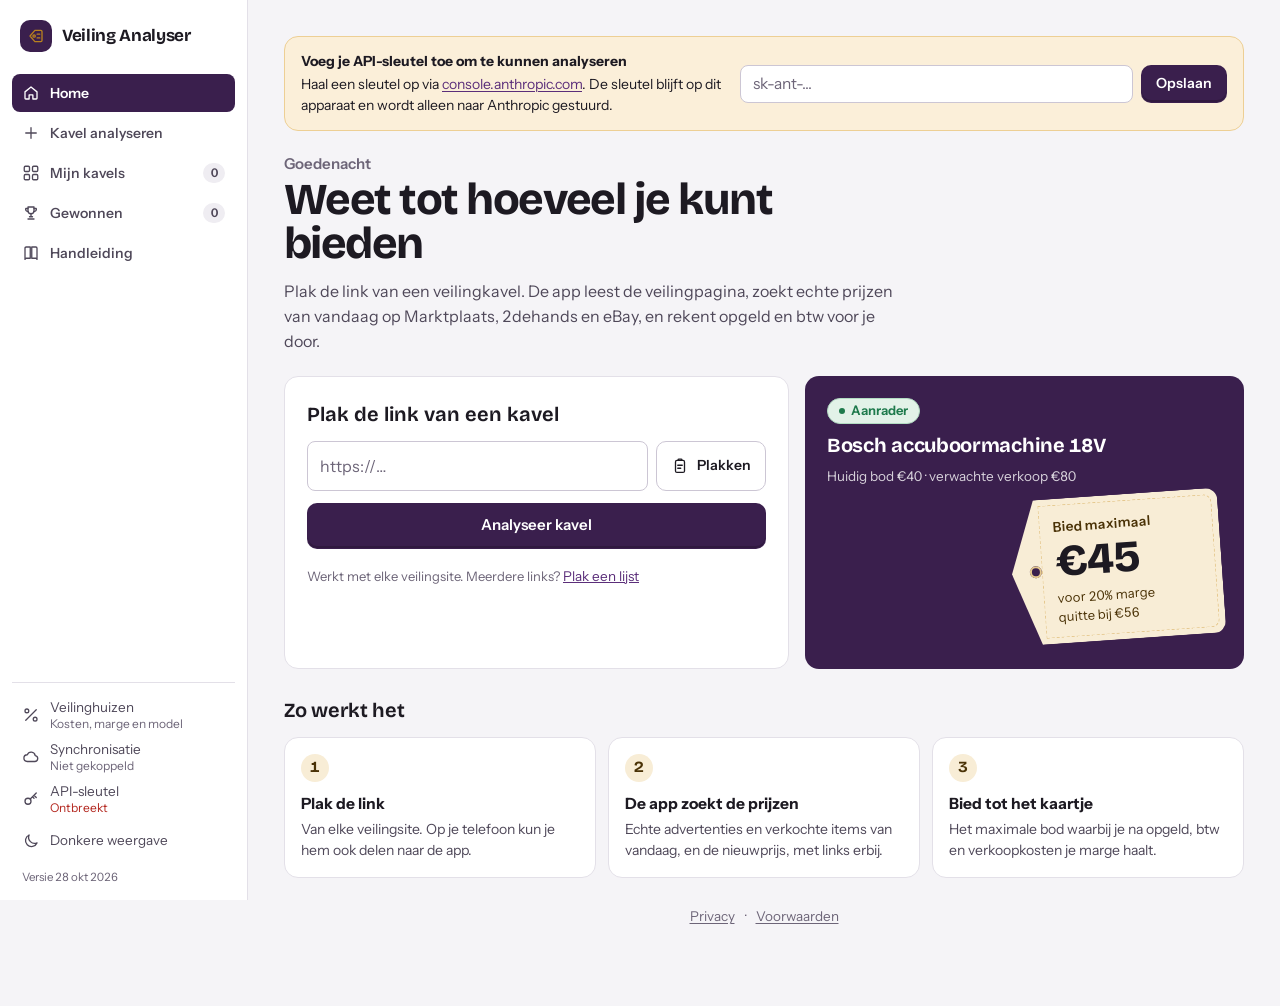
<file: app.html>
<!DOCTYPE html>
<html lang="nl">
<head>
<meta charset="UTF-8">
<meta name="viewport" content="width=device-width, initial-scale=1.0, viewport-fit=cover">
<meta name="mobile-web-app-capable" content="yes">
<meta name="apple-mobile-web-app-capable" content="yes">
<meta name="apple-mobile-web-app-title" content="Veiling Analyser">
<meta name="theme-color" content="#F5F4F7" media="(prefers-color-scheme: light)">
<meta name="theme-color" content="#141118" media="(prefers-color-scheme: dark)">
<meta name="description" content="Plak de link van een veilingkavel en zie direct of bieden loont en tot hoeveel.">
<link rel="manifest" href="manifest.json">
<link rel="icon" href="icons/icon48.png">
<link rel="apple-touch-icon" href="icons/icon512.png">
<title>Veiling Analyser</title>
<link rel="preload" href="fonts/instrument-sans.woff2" as="font" type="font/woff2" crossorigin>
<script>try{var t=localStorage.getItem('va_theme');if(t==='dark'||t==='light')document.documentElement.setAttribute('data-theme',t);}catch(e){}</script>
<link rel="stylesheet" href="styles.css">
</head>
<body>
<div class="app">

  <aside class="sidebar" aria-label="Hoofdnavigatie">
    <div class="brand">
      <span class="brand-mark"><i class="ico" data-i="brand"></i></span>
      <span class="brand-name">Veiling Analyser</span>
    </div>
    <nav class="nav">
      <button class="nav-item active" data-tab="home" onclick="switchTab('home')"><i class="ico" data-i="home"></i><span>Home</span></button>
      <button class="nav-item" data-tab="analyse" onclick="nieuwKavel()"><i class="ico" data-i="plus"></i><span>Kavel analyseren</span></button>
      <button class="nav-item" data-tab="overzicht" onclick="switchTab('overzicht')"><i class="ico" data-i="grid"></i><span>Mijn kavels</span><span class="nav-count js-badge">0</span></button>
      <button class="nav-item" data-tab="gewonnen" onclick="switchTab('gewonnen')"><i class="ico" data-i="trophy"></i><span>Gewonnen</span><span class="nav-count js-badge-gewonnen">0</span></button>
      <button class="nav-item" data-tab="handleiding" onclick="switchTab('handleiding')"><i class="ico" data-i="book"></i><span>Handleiding</span></button>
    </nav>
    <div class="side-foot">
      <button class="foot-item" onclick="beheerVeilingen()"><i class="ico" data-i="percent"></i><span class="lbl">Veilinghuizen<span class="sub">Kosten, marge en model</span></span></button>
      <button class="foot-item alleen-server" onclick="toonAccount()"><i class="ico" data-i="user"></i><span class="lbl">Account<span class="sub js-acc-sub">Niet ingelogd</span></span></button>
      <button class="foot-item alleen-eigen" onclick="setSheetsUrl()"><i class="ico" data-i="cloud"></i><span class="lbl">Synchronisatie<span class="sub js-sync-sub">Niet gekoppeld</span></span></button>
      <button class="foot-item alleen-eigen" onclick="resetApiKey()"><i class="ico" data-i="key"></i><span class="lbl">API-sleutel<span class="sub js-key-sub">Ontbreekt</span></span></button>
      <button class="foot-item" onclick="toggleTheme()"><i class="ico" data-i="moon"></i><span class="lbl js-theme-lbl">Donkere weergave</span></button>
      <div class="ver">Versie 28 okt 2026</div>
    </div>
  </aside>

  <div class="content">
    <header class="topbar">
      <div class="brand"><span class="brand-mark"><i class="ico" data-i="brand"></i></span><span class="brand-name">Veiling Analyser</span></div>
      <button class="btn btn-ghost btn-icon" onclick="beheerVeilingen()" aria-label="Veilinghuizen en percentages"><i class="ico" data-i="percent"></i></button>
      <button class="btn btn-ghost btn-icon alleen-server" onclick="toonAccount()" aria-label="Account"><i class="ico" data-i="user"></i></button>
      <button class="btn btn-ghost btn-icon alleen-eigen" onclick="setSheetsUrl()" aria-label="Synchronisatie"><i class="ico" data-i="cloud"></i></button>
      <button class="btn btn-ghost btn-icon alleen-eigen" onclick="resetApiKey()" aria-label="API-sleutel"><i class="ico" data-i="key"></i></button>
      <button class="btn btn-ghost btn-icon" onclick="toggleTheme()" aria-label="Weergave wisselen"><i class="ico" data-i="moon"></i></button>
    </header>

    <main class="main">

      <div id="apikey-bar" class="banner" role="region" aria-label="API-sleutel">
        <div class="b-text"><strong>Voeg je API-sleutel toe om te kunnen analyseren</strong>
          Haal een sleutel op via <a href="https://console.anthropic.com/settings/keys" target="_blank" rel="noopener">console.anthropic.com</a>. De sleutel blijft op dit apparaat en wordt alleen naar Anthropic gestuurd.</div>
        <div class="b-form">
          <input class="input" type="password" id="apikey-input" placeholder="sk-ant-..." autocomplete="off" aria-label="API-sleutel" />
          <button class="btn btn-primary" onclick="slaApiKeyOp()">Opslaan</button>
        </div>
      </div>

      <div id="bevestig-bar" class="banner" role="region" aria-label="E-mailadres bevestigen" style="display:none">
        <div class="b-text"><strong>Bevestig je e-mailadres</strong>Vul de code in die we je hebben gemaild. Daarna kun je analyseren.</div>
        <div class="b-form"><button class="btn btn-primary" onclick="vraagCode()">Code invullen</button></div>
      </div>

      <!-- ── Home ── -->
      <section id="tab-home" class="panel active" aria-labelledby="home-titel">
        <div id="home"></div>
      </section>

      <!-- ── Mijn kavels ── -->
      <section id="tab-overzicht" class="panel">
        <div class="ph">
          <div>
            <h1>Mijn kavels</h1>
            <p>Alle kavels die je hebt geanalyseerd en waar je nog op kunt bieden.</p>
          </div>
          <div class="ph-actions">
            <button class="btn btn-secondary" id="selecteer-btn" onclick="toggleSelectie()" aria-pressed="false"><i class="ico" data-i="select"></i><span id="selecteer-lbl">Selecteren</span></button>
            <button class="btn btn-secondary" id="export-btn" onclick="exporteerCsv(false)"><i class="ico" data-i="download"></i>Exporteren</button>
            <button class="btn btn-primary" onclick="nieuwKavel()"><i class="ico" data-i="plus"></i>Kavel toevoegen</button>
          </div>
        </div>

        <div id="ov-leeg" style="display:none">
          <div class="empty">
            <div class="empty-ico"><i class="ico" data-i="tag"></i></div>
            <h2>Nog geen kavels</h2>
            <p>Analyseer je eerste kavel; hij komt daarna hier te staan.</p>
            <div class="btns"><button class="btn btn-primary btn-lg" onclick="nieuwKavel()"><i class="ico" data-i="plus"></i>Kavel analyseren</button></div>
          </div>
        </div>

        <div id="ov-inhoud" style="display:none">
          <div class="stats" id="stats-row"></div>

          <div class="sel-balk" id="sel-balk">
            <span class="cnt" id="sel-aantal">0 geselecteerd</span>
            <button class="btn btn-secondary btn-sm" onclick="allesAanvinken()"><i class="ico" data-i="check"></i>Alles</button>
            <button class="btn btn-secondary btn-sm" onclick="allesUitvinken()">Geen</button>
            <button class="btn btn-danger btn-sm" onclick="verwijderSelectie()"><i class="ico" data-i="trash"></i>Verwijderen</button>
            <button class="btn btn-ghost btn-sm" onclick="toggleSelectie()">Annuleren</button>
          </div>

          <div class="toolbar">
            <div class="search"><i class="ico" data-i="search"></i><input class="input" type="search" id="zoek" placeholder="Zoek op productnaam" aria-label="Zoek op productnaam" oninput="setZoek(this.value)" /></div>
            <select class="select" id="sorteer" aria-label="Sorteren" onchange="setSorteer(this.value)">
              <option value="nieuw">Nieuwste eerst</option>
              <option value="veiling">Per veiling</option>
              <option value="sluit">Sluit het eerst</option>
              <option value="advies">Advies</option>
              <option value="marge">Hoogste marge</option>
              <option value="prijs">Bod: laag naar hoog</option>
            </select>
          </div>
          <div class="chips" id="chips" role="tablist" aria-label="Filter"></div>
          <div class="kgrid" id="kavel-list"></div>
        </div>
      </section>

      <!-- ── Kavel analyseren ── -->
      <section id="tab-analyse" class="panel">
        <div class="ph">
          <div>
            <h1>Kavel analyseren</h1>
            <p>Plak de link, vul het bod in en ontdek of het kavel de moeite waard is.</p>
          </div>
        </div>

        <ol class="stepper" id="stepper" aria-label="Voortgang">
          <li data-state="active"><span class="sn">1</span><span class="st-l">Kavelgegevens</span></li>
          <li data-state="todo"><span class="sn">2</span><span class="st-l">Analyse</span></li>
          <li data-state="todo"><span class="sn">3</span><span class="st-l">Resultaat</span></li>
        </ol>

        <div id="analyse-result" style="display:none"></div>

        <div class="card" id="analyse-form">
          <div class="field">
            <label for="kavel-url">Veiling-URL</label>
            <input class="input" type="text" id="kavel-url" inputmode="url" autocomplete="off" placeholder="https://…" oninput="syncVeilingVelden()" />
            <div class="help">Plak hier de link naar het veilingkavel.</div>
          </div>

          <div class="field">
            <label for="veiling-kies">Veilinghuis en kosten</label>
            <select class="input select" id="veiling-kies" onchange="kiesVeiling()"></select>
            <div class="vk-grid">
              <div><label class="ctl-l" for="vk-opgeld">Veilingkosten (opgeld)</label><div class="money pct"><input class="input" type="text" id="vk-opgeld" inputmode="decimal" oninput="vkHandmatig()" aria-label="Veilingkosten in procenten" /><span>%</span></div></div>
              <div><label class="ctl-l" for="vk-btw">Btw</label><div class="money pct"><input class="input" type="text" id="vk-btw" inputmode="decimal" oninput="vkHandmatig()" aria-label="Btw in procenten" /><span>%</span></div></div>
              <div><label class="ctl-l" for="vk-vast">Vaste kosten per kavel</label><div class="money"><span>&euro;</span><input class="input" type="text" id="vk-vast" inputmode="decimal" oninput="vkHandmatig()" aria-label="Vaste kosten per kavel in euro" /></div></div>
              <div><label class="ctl-l" for="vk-regeling">Btw-regeling</label><select class="input select" id="vk-regeling" onchange="vkHandmatig()"></select></div>
            </div>
            <div class="veiling-hint" id="veiling-hint"></div>
            <label class="ctl-check" style="margin-top:12px"><input type="checkbox" id="vk-lees" checked> Kosten van de kavelpagina lezen <span class="opt">(aanbevolen)</span></label>
            <div class="help">De app leest opgeld, vaste kosten en btw-regeling van de veilingpagina zelf, omdat die per veiling verschillen. Bovenstaande waarden worden gebruikt als de pagina ze niet vermeldt, of als je ze zelf aanpast.</div>
            <button type="button" class="btn btn-ghost btn-sm" style="margin-top:8px" onclick="beheerVeilingen()"><i class="ico" data-i="percent"></i>Veilinghuizen en percentages beheren</button>
          </div>

          <div class="field">
            <span class="lbl">Bod</span>
            <div class="seg" role="group" aria-label="Soort bod">
              <button type="button" class="bod-btn active" id="bod-ander" onclick="setBodType('ander',this)">Huidig bod</button>
              <button type="button" class="bod-btn" id="bod-eigen" onclick="setBodType('eigen',this)">Mijn bod</button>
            </div>
            <div class="money"><span>&euro;</span><input class="input" type="text" inputmode="decimal" id="huidig-bod" placeholder="bijv. 250" aria-label="Bedrag in euro" /></div>
            <div class="help" id="bod-hint">Huidig hoogste bod op de veiling. Laat leeg om het van de kavelpagina te lezen.</div>
          </div>

          <div class="field">
            <span class="lbl">Foto&rsquo;s <span class="opt">(optioneel)</span></span>
            <div class="drop" id="upload-zone">
              <input type="file" id="foto-input" accept="image/*" multiple aria-label="Foto's toevoegen" />
              <i class="ico" data-i="image"></i>
              <span>Sleep foto&rsquo;s hierheen of <strong>kies bestanden</strong></span>
            </div>
            <div class="previews" id="previews"></div>
            <div class="help">De app bekijkt hooguit 4 foto&rsquo;s om het product en zichtbare gebreken te herkennen. Hij ziet niet elk detail: controleer zelf of er geen schade of defecte onderdelen zijn, het liefst op de kijkdag.</div>
          </div>

          <div class="field">
            <label for="extra-txt">Productnaam of opmerkingen <span class="opt">(optioneel)</span></label>
            <textarea class="textarea" id="extra-txt" placeholder="Bijv. Apple MacBook Pro 14 inch M3, 512 GB"></textarea>
            <div class="help">Wat je hier invult weegt zwaarder dan de kavelpagina, bijvoorbeeld als de omschrijving onvolledig is. Laat leeg om alles van de pagina te halen.</div>
          </div>

          <div class="field">
            <label for="aantal-stuks">Aantal stuks in dit kavel <span class="opt">(optioneel)</span></label>
            <input class="input" type="text" id="aantal-stuks" inputmode="numeric" autocomplete="off" placeholder="Bijv. 30" style="max-width:180px">
            <div class="help">Staat het aantal niet op de kavelpagina, bijvoorbeeld bij een doos boosterpakjes of een partij kleding? Vul het hier in. De app rekent dan met het aantal keer de prijs per stuk. Laat leeg als het kavel uit één artikel bestaat.</div>
          </div>

          <label class="ctl-check" style="margin:0 0 14px"><input type="checkbox" id="prijs-hergebruik" checked> Prijzen hergebruiken als dit product de afgelopen 3 dagen al is opgezocht <span class="opt">(bespaart kosten)</span></label>
          <div class="help" style="margin:-4px 0 12px">Meerdere kavels? <button type="button" class="linkje" onclick="openBatch()">Plak een lijst met links</button> en laat ze na elkaar analyseren.</div>
          <button class="btn btn-primary btn-lg btn-block" id="analyse-btn" onclick="analyseer()"><span id="analyse-btn-txt">Analyseer kavel</span></button>
          <div class="msg err" id="analyse-err" role="alert"></div>
        </div>

        <div class="card" id="analyse-bezig" style="display:none" aria-live="polite">
          <div class="bezig-h"><span class="spinner"></span><h2>Kavel wordt geanalyseerd</h2></div>
          <p class="bezig-status" id="bezig-status">Product wordt ge&iuml;dentificeerd&hellip;</p>
          <div id="stappen" class="steps">
            <div class="step" id="stap1"></div>
            <div class="step" id="stap2"></div>
            <div class="step" id="stap3"></div>
          </div>
          <div class="skel-row"><div class="skel"></div><div class="skel"></div><div class="skel"></div></div>
          <div class="skel skel-wide"></div>
          <div class="skel skel-wide" style="width:70%"></div>
        </div>
      </section>

      <!-- ── Gewonnen ── -->
      <section id="tab-gewonnen" class="panel">
        <div class="ph">
          <div>
            <h1>Gewonnen</h1>
            <p>Kavels die je hebt gewonnen. Vul de verkoopprijs in zodra je iets verkoopt, dan zie je je echte winst.</p>
          </div>
        </div>
        <div id="gew-leeg" style="display:none">
          <div class="empty">
            <div class="empty-ico"><i class="ico" data-i="trophy"></i></div>
            <h2>Nog geen gewonnen kavels</h2>
            <p>Gewonnen kavels komen hier te staan zodra je ze markeert. Zo blijft je overzicht beperkt tot kavels waar je nog op kunt bieden.</p>
            <div class="btns"><button class="btn btn-secondary" onclick="switchTab('overzicht')">Naar mijn kavels</button></div>
          </div>
        </div>
        <div id="gew-inhoud" style="display:none">
          <div class="winst-strip" id="winst-strip"></div>
          <div class="toolbar"><button class="btn btn-secondary btn-sm" onclick="exporteerCsv(true)"><i class="ico" data-i="download"></i>Exporteren voor je boekhouding</button></div>
          <div class="kgrid" id="gewonnen-list"></div>
        </div>
      </section>

      <!-- ── Handleiding ── -->
      <section id="tab-handleiding" class="panel">
        <div class="ph">
          <div>
            <h1>Handleiding</h1>
            <p>Zo werkt Veiling Analyser en hoe je het advies moet lezen.</p>
          </div>
        </div>

        <div class="card">
          <div class="card-h"><h2>Hoe werkt Veiling Analyser?</h2></div>
          <ol class="howto">
            <li><span class="hn">1</span><div><b>Plak de link van het kavel</b><span>Dat werkt voor elke veilingsite. De app leest de kavelpagina: product, staat, huidig bod, sluitingstijd en de veilingkosten van die veiling.</span></div></li>
            <li><span class="hn">2</span><div><b>Vul eventueel je bod in</b><span>Laat het leeg om het huidige bod van de pagina te gebruiken, of kies &ldquo;Mijn bod&rdquo; voor het bedrag dat jij wilt bieden.</span></div></li>
            <li><span class="hn">3</span><div><b>Laat de analyse uitvoeren</b><span>De app zoekt live naar vergelijkbare advertenties op Marktplaats, 2dehands en eBay (ook verkochte items) en naar de nieuwprijs bij Nederlandse winkels, en rekent alles door.</span></div></li>
            <li><span class="hn">4</span><div><b>Bekijk marktwaarde en totale kosten</b><span>Zie in &eacute;&eacute;n blik wat je kwijt bent en wat je er naar verwachting voor terugkrijgt.</span></div></li>
            <li><span class="hn">5</span><div><b>Volg het advies</b><span>Gebruik het als startpunt en controleer de marktprijs zelf voordat je biedt.</span></div></li>
          </ol>
        </div>

        <div class="card">
          <div class="card-h"><h2>Sneller een kavel toevoegen</h2></div>
          <div class="fb" id="bladwijzer" style="font-size:14.5px;color:var(--ink-2);line-height:1.6"></div>
        </div>

        <h2 class="sec-h">Veelgestelde vragen</h2>
        <details class="faq" open>
          <summary>Hoe wordt het advies berekend?</summary>
          <div class="fb">
            <p>Het advies vergelijkt je totale kosten (plus eventuele verkoopkosten) met de verwachte tweedehands verkoopprijs in Nederland en België. Het verschil is de verwachte marge.</p>
            <p>De verwachte verkoopprijs is wat het product realistisch opbrengt, niet de gemiddelde vraagprijs: op Marktplaats wordt meestal onder de vraagprijs verkocht. De eBay-prijs en de nieuwprijs worden getoond ter vergelijking, maar tellen niet mee in het advies. Alle bedragen rekent de app zelf uit; het AI-model levert alleen de gevonden prijzen en kosten.</p>
          </div>
        </details>
        <details class="faq">
          <summary>Hoe worden de kosten berekend?</summary>
          <div class="fb">
            <p>Veilingkosten (opgeld) zijn een percentage van het bod, soms met vaste kosten per kavel erbij. Bij een gewone btw-kavel gaat de btw over het bod plus de veilingkosten:</p>
            <div class="calc">
              Bod: <strong>&euro;1.000</strong><br>
              &times; 0,19 (veilingkosten, voorbeeld HNVI; verschilt per veiling) = <strong>&euro;190</strong> (totaal: &euro;1.190)<br>
              &times; 0,21 (btw over het totaal) = <strong>&euro;249,90</strong> (totaal: &euro;1.439,90)<br>
              Totale kosten: <strong>&euro;1.439,90</strong>
            </div>
            <p>Bij de margeregeling (gebruikte goederen) komt er geen btw over het bod, alleen over het opgeld:</p>
            <div class="calc">
              Bod: <strong>&euro;1.000</strong> + 18% opgeld = <strong>&euro;180</strong><br>
              + 21% btw over het opgeld = <strong>&euro;37,80</strong><br>
              Totale kosten: <strong>&euro;1.217,80</strong>
            </div>
            <p>Het opgeld verschilt per veilinghuis en vaak per veiling (gemeten over 29 veilinghuizen: 4% tot 25%, mediaan 18%). Daarom leest de app de kosten van de kavelpagina. Staan ze er niet op, dan rekent de app met jouw instelling voor dat veilinghuis of met de standaardwaarde, en zegt dat erbij. Alleen het percentage van HNVI (19% + 21% btw) is door jou bevestigd. Per kavel pas je de kosten aan met <strong>Kosten aanpassen</strong>; standaardwaarden beheer je via <strong>Veilinghuizen</strong> in het menu.</p>
          </div>
        </details>
        <details class="faq">
          <summary>Wat betekent Aanrader?</summary>
          <div class="fb">De verwachte marge is minstens je gewenste marge (standaard 20%) van de verwachte verkoopprijs. Er is dan ruimte voor tegenvallers. De gewenste marge stel je in via <strong>Veilinghuizen</strong> in het menu.</div>
        </details>
        <details class="faq">
          <summary>Wat betekent Twijfel?</summary>
          <div class="fb">De marge is positief maar onder je gewenste marge, of je zit rond break-even (een verlies tot &euro;50 en niet meer dan 10% van de verkoopprijs). Zonder bod staat het advies ook op Twijfel, omdat de marge dan niet te berekenen is; het maximale bod staat er dan wel bij.</div>
        </details>
        <details class="faq">
          <summary>Wat betekent Skip?</summary>
          <div class="fb">De totale kosten (plus verkoopkosten) liggen meer dan &euro;50 boven de verwachte verkoopprijs, of het verwachte verlies is groter dan 10% van de verkoopprijs.</div>
        </details>
        <details class="faq">
          <summary>Wat is het maximaal rendabele bod?</summary>
          <div class="fb">
            <p>Het hoogste bod waarbij je na alle kosten nog je gewenste marge overhoudt. Voorbeeld met HNVI (19% opgeld, 21% btw), een verwachte verkoopprijs van &euro;1.000 en 20% gewenste marge:</p>
            <div class="calc">
              Maximaal kwijt: &euro;1.000 &minus; 20% = <strong>&euro;800</strong><br>
              Maximaal bod: &euro;800 &divide; 1,19 &divide; 1,21 = <strong>&euro;555</strong> (afgerond naar beneden)
            </div>
            <p>Bij &ldquo;quitte&rdquo; staat het bod waarbij je precies niets verdient. Het is een rekenhulp, geen garantie.</p></div>
        </details>
        <details class="faq">
          <summary>Waar komen de prijzen vandaan?</summary>
          <div class="fb">
            <p>De app zoekt bij elke analyse live naar vergelijkbare advertenties en verkochte items, en toont die met links. Links die niet letterlijk in de opgehaalde resultaten voorkwamen krijgen het label &ldquo;niet bevestigd&rdquo;. De app vergelijkt de verwachte verkoopprijs ook zelf met de mediaan van de gevonden advertenties en waarschuwt bij grote verschillen.</p>
            <p>Betrouwbaarheid is &ldquo;Hoog&rdquo; bij vijf of meer goed vergelijkbare advertenties, &ldquo;Gemiddeld&rdquo; bij twee tot vier en anders &ldquo;Laag&rdquo;. Sommige sites laten zich niet automatisch lezen; dan zoekt de app via een zoekmachine. Is live zoeken niet beschikbaar voor je API-sleutel, dan valt de app terug op een schatting van het model en zegt dat erbij. Controleer bij een serieuze kandidaat altijd zelf een paar advertenties.</p>
          </div>
        </details>
        <details class="faq">
          <summary>Hoe controleer ik de marktprijs?</summary>
          <div class="fb">
            <p>Open een kavel via Details. Onder &ldquo;Prijzen controleren&rdquo; zoek je met &eacute;&eacute;n klik op Marktplaats, eBay, bol.com of Google Shopping naar vergelijkbare advertenties. Vul het gemiddelde in (en eventueel de laagste prijs en de nieuwprijs) en kies &ldquo;Opslaan en herberekenen&rdquo;.</p>
            <p>Marge, advies en maximaal rendabel bod worden dan opnieuw berekend met jouw prijs. De kavel krijgt het label &ldquo;Prijzen gecontroleerd&rdquo;. Je kunt altijd terug naar de oorspronkelijke AI-schatting. De nieuwprijs en eBay-prijs tellen nooit mee in het advies.</p>
          </div>
        </details>
        <details class="faq">
          <summary>Wat doe ik met een partij van meerdere stuks?</summary>
          <div class="fb">
            <p>De prijsanalyse gaat uit van &eacute;&eacute;n stuk. Bij een partij, bijvoorbeeld &ldquo;280 stuks kleding&rdquo;, is die prijs dus niet direct bruikbaar. De app herkent een partij aan de kavelpagina of aan woorden als &ldquo;stuks&rdquo;, &ldquo;partij&rdquo; of &ldquo;pallet&rdquo; in de titel en toont dan &ldquo;Controle nodig&rdquo; in plaats van een advies. Waar mogelijk stelt de analyse al een opbrengst per stuk voor.</p>
            <p>Zet bij Prijzen controleren het vinkje &ldquo;meerdere stuks&rdquo; aan en vul het aantal stuks, de opbrengst per stuk en het deel dat je verwacht te verkopen in. De marktwaarde van de partij is aantal &times; opbrengst per stuk &times; verwacht verkocht. Het advies volgt daarna uit dezelfde berekening als bij een los product. Bij een partij komt de herkenning uit de titel; staat er geen aantal of woord in, dan zet je het vinkje zelf aan.</p>
          </div>
        </details>
        <details class="faq alleen-server">
          <summary>Waar worden mijn gegevens bewaard?</summary>
          <div class="fb">Je kavels staan in de browser van dit apparaat en bij je account op de server, zodat je ze overal ziet. Voor een analyse stuurt de app de link en je opmerking naar de server. Die leest de kavelpagina en laat Claude (van Anthropic) de prijzen opzoeken. Je wachtwoord wordt alleen versleuteld bewaard.<span class="alleen-betalen"> Betalingen lopen via Stripe; de app ziet je betaalgegevens niet.</span></div>
        </details>
        <details class="faq alleen-eigen">
          <summary>Waar worden mijn gegevens bewaard?</summary>
          <div class="fb">Je kavels staan in de browser van dit apparaat. Als je synchronisatie met Google Sheets aanzet, worden ze ook in jouw eigen sheet bewaard, zodat je ze op telefoon en laptop ziet. Voor een analyse stuurt de app de link, het product en je opmerking naar Anthropic met jouw API-sleutel; Claude opent daarmee de kavelpagina en zoekt op internet.</div>
        </details>
        <details class="faq alleen-server">
          <summary>Hoeveel analyses kan ik doen?</summary>
          <div class="fb">
            <p>Je krijgt elke maand een vast aantal analyses; hoeveel je er nog hebt zie je onder Account. Op de 1e van de maand begint de teller opnieuw. Een analyse telt mee zodra hij gelukt is. Mislukt er iets, dan telt hij niet.</p>
            <p>Een ander bod doorrekenen via Bod wijzigen kost geen analyse.</p>
            <p class="alleen-betalen">Met een abonnement krijg je meer analyses per maand. Je betaalt maandelijks via Stripe en kunt op elk moment opzeggen of wisselen via Account &rarr; Abonnement beheren.</p>
            <p>Je kavels worden bewaard bij je account, zodat je ze op telefoon en computer ziet.</p>
          </div>
        </details>
        <details class="faq alleen-eigen">
          <summary>Wat kost een analyse?</summary>
          <div class="fb">
            <p>Een analyse gebruikt tegoed van je eigen Anthropic-account. De app toont bij elke analyse wat die ongeveer kostte, berekend uit wat de API terugmeldt, en onder <strong>Veilinghuizen</strong> het totaal.</p>
            <p>Zo houdt de app de kosten laag:</p>
            <ul>
              <li>De kavelpagina wordt gelezen met Claude Haiku 5.5, het goedkoopste model. Voor het prijsonderzoek is Haiku ook de standaard (zuinig).</li>
              <li>Hooguit 5 pagina&rsquo;s en 2 zoekopdrachten per analyse, en lange pagina&rsquo;s worden ingekort. Zoekopdrachten kosten $0,01 per stuk; pagina&rsquo;s lezen kost alleen de tekst.</li>
              <li>Een ander bod doorrekenen via <strong>Bod wijzigen</strong> is gratis: er gaat dan niets naar de API.</li>
              <li>Is hetzelfde product in dezelfde staat de afgelopen 3 dagen al opgezocht, dan worden die prijzen hergebruikt.</li>
            </ul>
            <p>Vind je de prijzen met Haiku niet goed genoeg, kies dan &ldquo;Grondig&rdquo; (Sonnet 5.5). Dat is ongeveer 20 keer zo duur per gelezen tekst.</p>
            <p>Zonder eigen server kan de app de kavelpagina niet zelf ophalen; dan leest Claude hem, wat iets meer kost dan via een server.</p>
          </div>
        </details>
      </section>

      <p class="ver ver-main">Versie 28 okt 2026</p>
    </main>
  </div>

  <nav class="tabbar" aria-label="Navigatie">
    <button class="tab-item active" data-tab="home" onclick="switchTab('home')"><i class="ico" data-i="home"></i><span>Home</span></button>
    <button class="tab-item" data-tab="overzicht" onclick="switchTab('overzicht')"><i class="ico" data-i="grid"></i><span>Kavels</span></button>
    <button class="tab-item tab-plus" data-tab="analyse" onclick="nieuwKavel()" aria-label="Kavel analyseren"><span class="plus-rond"><i class="ico" data-i="plus"></i></span></button>
    <button class="tab-item" data-tab="gewonnen" onclick="switchTab('gewonnen')"><i class="ico" data-i="trophy"></i><span>Gewonnen</span></button>
    <button class="tab-item" data-tab="handleiding" onclick="switchTab('handleiding')"><i class="ico" data-i="book"></i><span>Hulp</span></button>
  </nav>
</div>

<div class="modal-backdrop" id="modal" onclick="if(event.target===this)closeModal()">
  <div class="modal" role="dialog" aria-modal="true" aria-labelledby="modal-title">
    <h3 id="modal-title"></h3>
    <div class="mb" id="modal-body"></div>
    <div class="modal-actions" id="modal-actions"></div>
  </div>
</div>
<div class="toasts" id="toasts" aria-live="polite"></div>

<script src="config.js"></script>
<script src="kern.js"></script>
<script src="app.js"></script>
<script src="account.js"></script>
<script src="functies.js"></script>
<script src="home.js"></script>
<script src="start.js"></script>
</body>
</html>
</file>
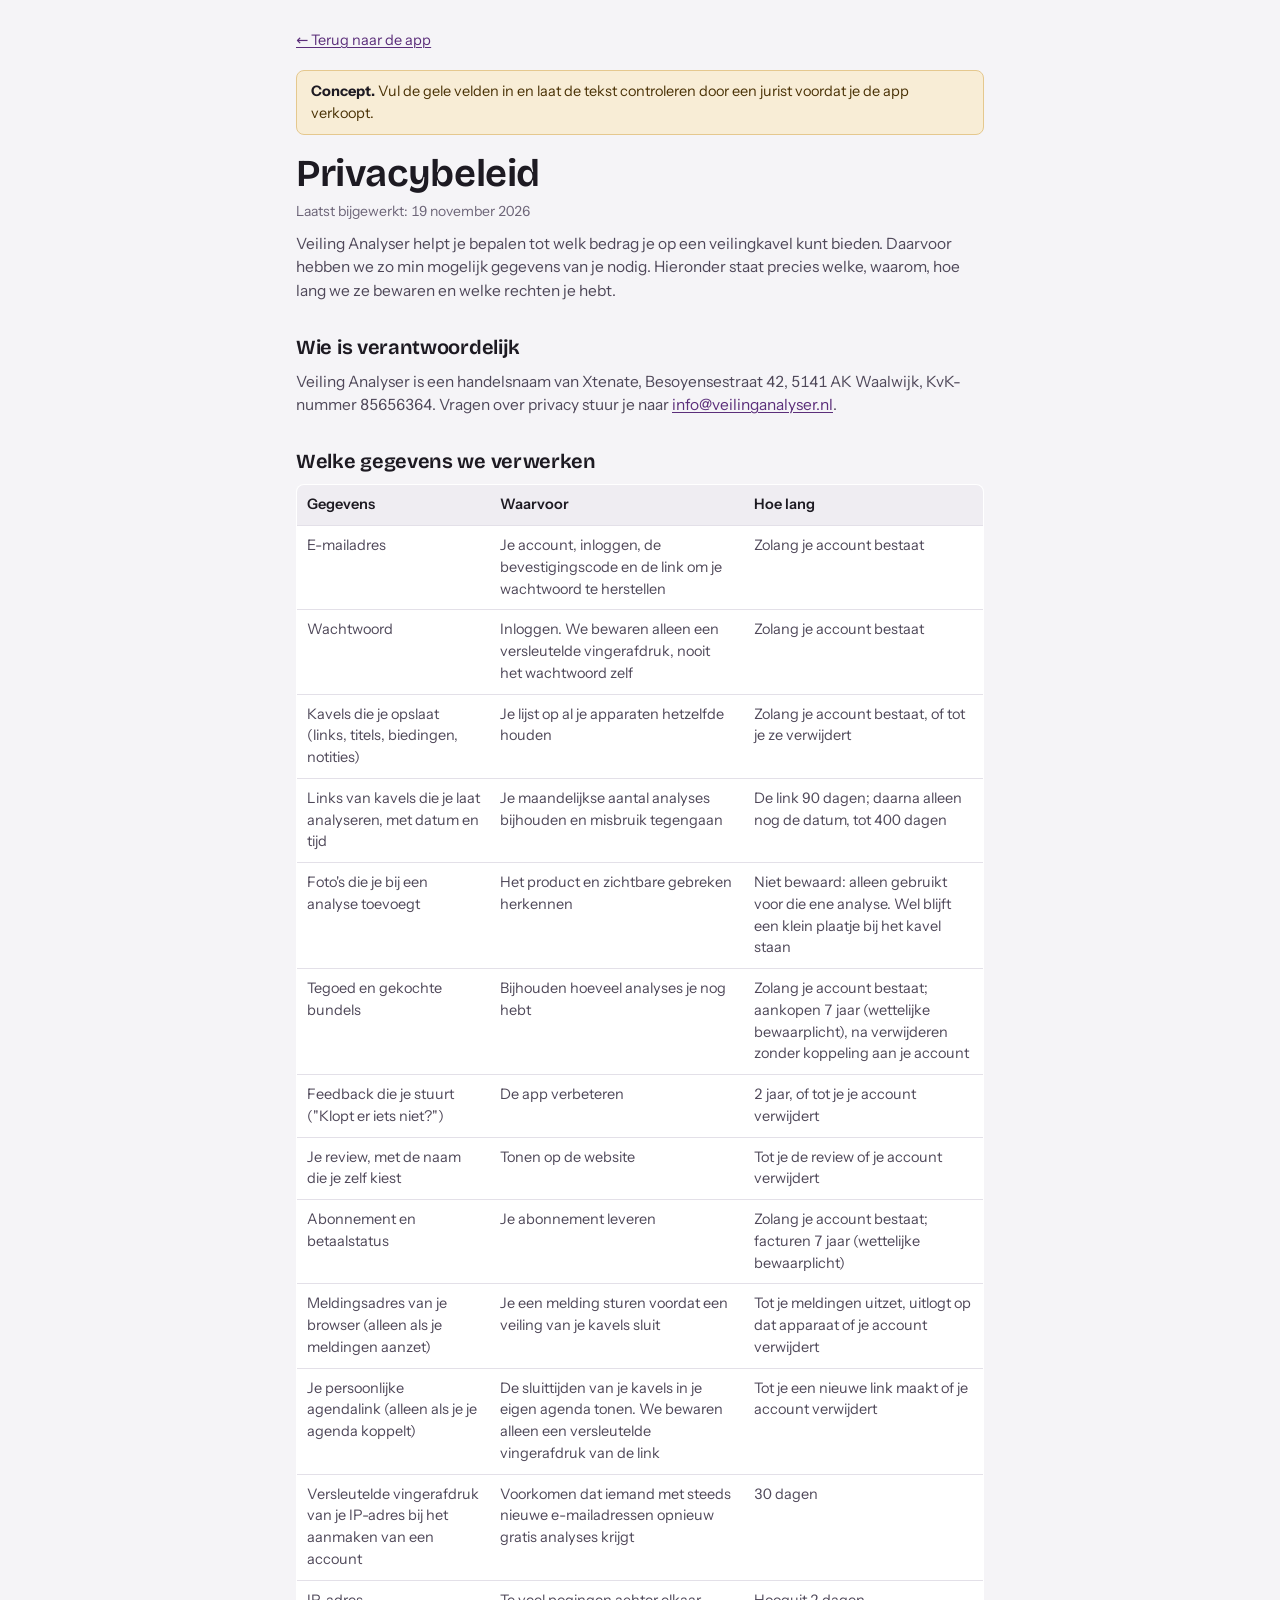
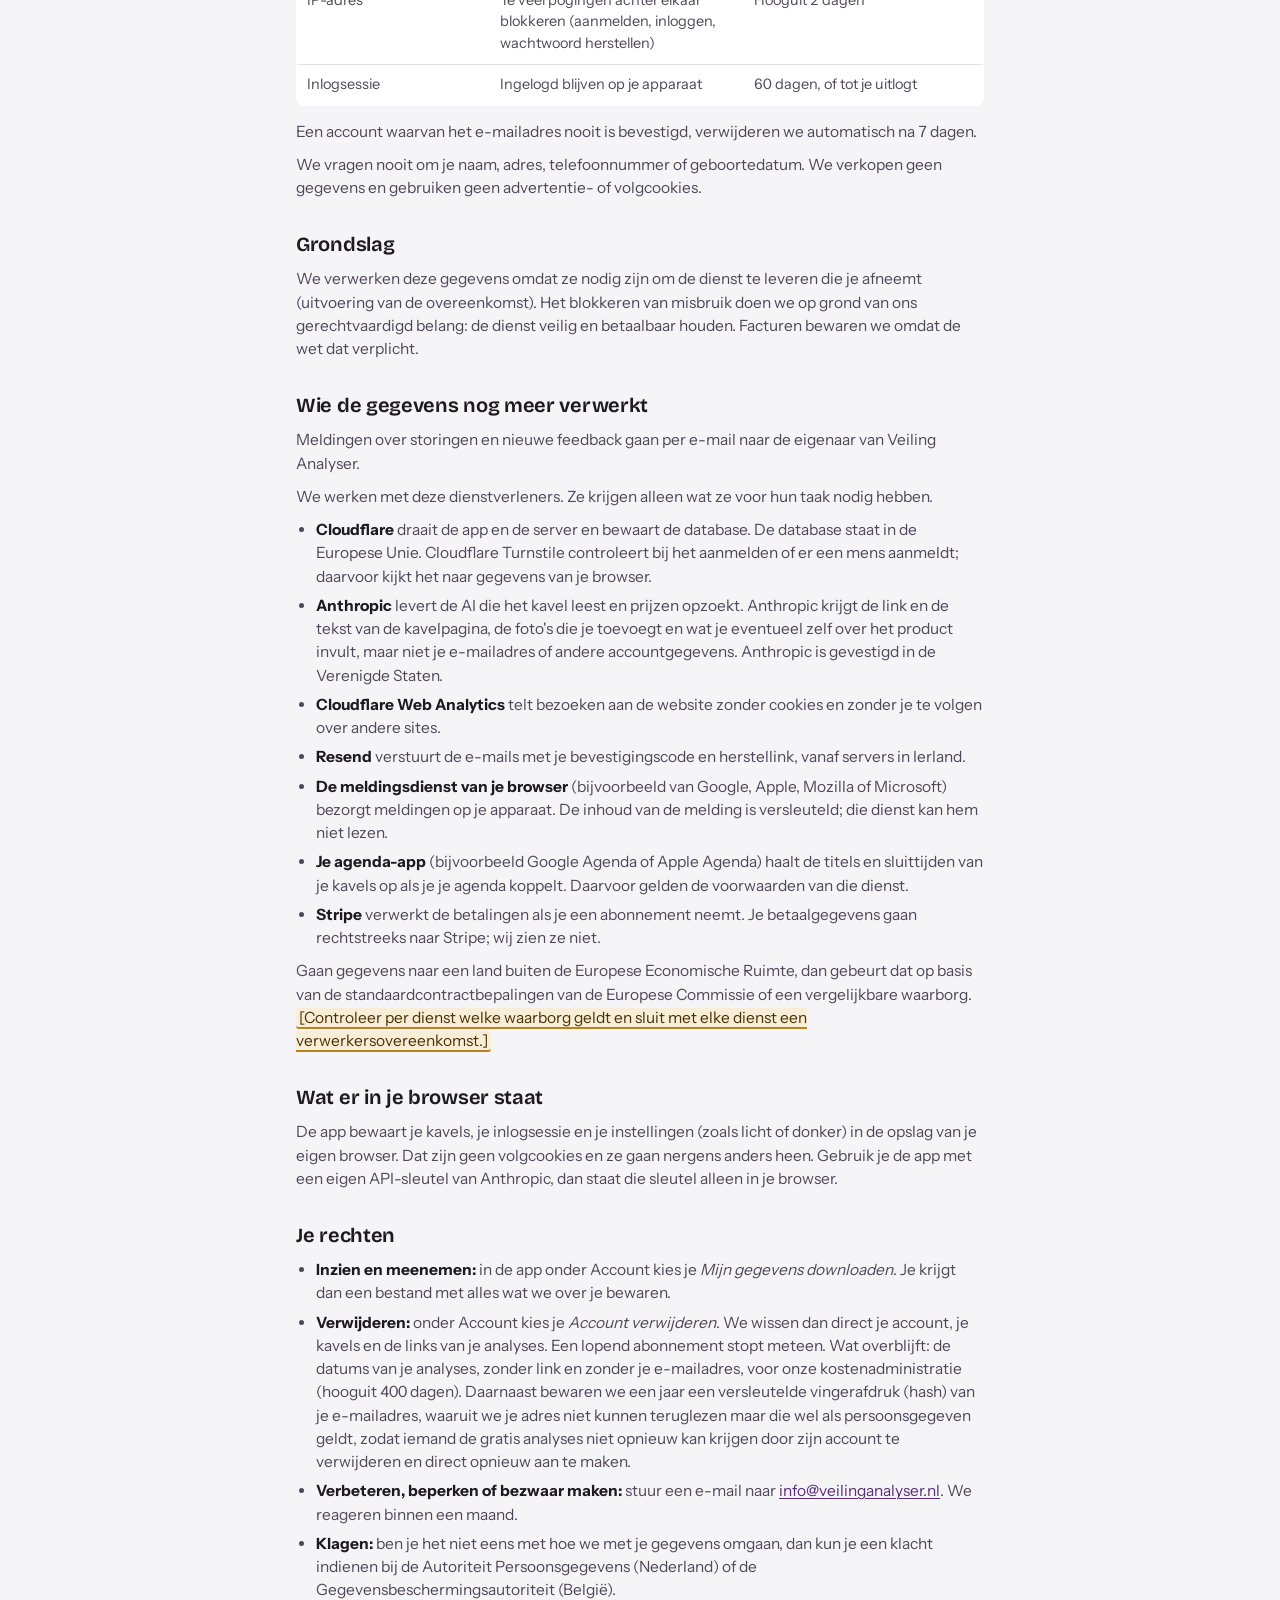
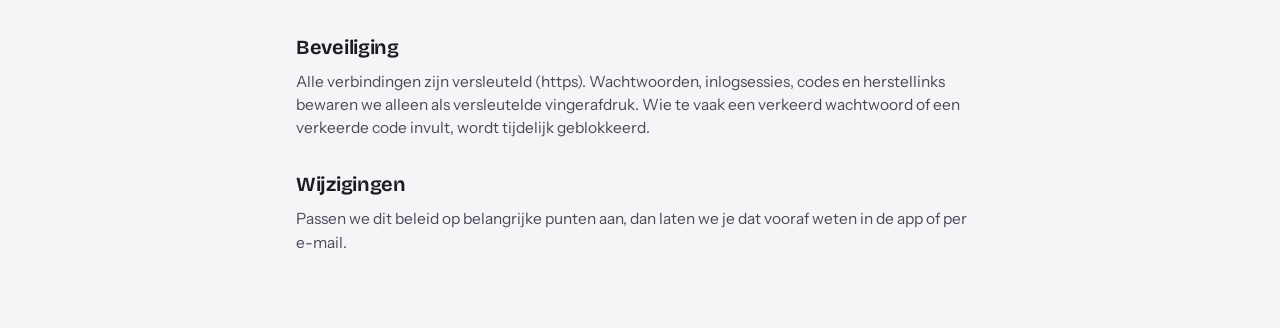
<file: privacy.html>
<!DOCTYPE html>
<html lang="nl">
<head>
<meta charset="UTF-8">
<meta name="viewport" content="width=device-width, initial-scale=1.0">
<meta name="robots" content="noindex">
<title>Privacybeleid · Veiling Analyser</title>
<link rel="icon" href="icons/icon48.png">
<script>try{var t=localStorage.getItem('va_theme');if(t==='dark'||t==='light')document.documentElement.setAttribute('data-theme',t);}catch(e){}</script>
<link rel="stylesheet" href="styles.css">
<link rel="stylesheet" href="juridisch.css">
</head>
<body class="jur">
<main class="jur-pagina">
  <a class="jur-terug" href="app.html">← Terug naar de app</a>
  <div class="jur-concept" role="note"><b>Concept.</b> Vul de gele velden in en laat de tekst controleren door een jurist voordat je de app verkoopt.</div>

  <h1>Privacybeleid</h1>
  <p class="jur-datum">Laatst bijgewerkt: 19 november 2026</p>

  <p>Veiling Analyser helpt je bepalen tot welk bedrag je op een veilingkavel kunt bieden. Daarvoor hebben we zo min mogelijk gegevens van je nodig. Hieronder staat precies welke, waarom, hoe lang we ze bewaren en welke rechten je hebt.</p>

  <h2>Wie is verantwoordelijk</h2>
  <p>Veiling Analyser is een handelsnaam van Xtenate, Besoyensestraat 42, 5141 AK Waalwijk, KvK-nummer 85656364. Vragen over privacy stuur je naar <a href="mailto:info@veilinganalyser.nl">info@veilinganalyser.nl</a>.</p>

  <h2>Welke gegevens we verwerken</h2>
  <table class="jur-tabel">
    <thead><tr><th>Gegevens</th><th>Waarvoor</th><th>Hoe lang</th></tr></thead>
    <tbody>
      <tr><td>E-mailadres</td><td>Je account, inloggen, de bevestigingscode en de link om je wachtwoord te herstellen</td><td>Zolang je account bestaat</td></tr>
      <tr><td>Wachtwoord</td><td>Inloggen. We bewaren alleen een versleutelde vingerafdruk, nooit het wachtwoord zelf</td><td>Zolang je account bestaat</td></tr>
      <tr><td>Kavels die je opslaat (links, titels, biedingen, notities)</td><td>Je lijst op al je apparaten hetzelfde houden</td><td>Zolang je account bestaat, of tot je ze verwijdert</td></tr>
      <tr><td>Links van kavels die je laat analyseren, met datum en tijd</td><td>Je maandelijkse aantal analyses bijhouden en misbruik tegengaan</td><td>De link 90 dagen; daarna alleen nog de datum, tot 400 dagen</td></tr>
      <tr><td>Foto's die je bij een analyse toevoegt</td><td>Het product en zichtbare gebreken herkennen</td><td>Niet bewaard: alleen gebruikt voor die ene analyse. Wel blijft een klein plaatje bij het kavel staan</td></tr>
      <tr><td>Tegoed en gekochte bundels</td><td>Bijhouden hoeveel analyses je nog hebt</td><td>Zolang je account bestaat; aankopen 7 jaar (wettelijke bewaarplicht), na verwijderen zonder koppeling aan je account</td></tr>
      <tr><td>Feedback die je stuurt ("Klopt er iets niet?")</td><td>De app verbeteren</td><td>2 jaar, of tot je je account verwijdert</td></tr>
      <tr><td>Je review, met de naam die je zelf kiest</td><td>Tonen op de website</td><td>Tot je de review of je account verwijdert</td></tr>
      <tr><td>Abonnement en betaalstatus</td><td>Je abonnement leveren</td><td>Zolang je account bestaat; facturen 7 jaar (wettelijke bewaarplicht)</td></tr>
      <tr><td>Meldingsadres van je browser (alleen als je meldingen aanzet)</td><td>Je een melding sturen voordat een veiling van je kavels sluit</td><td>Tot je meldingen uitzet, uitlogt op dat apparaat of je account verwijdert</td></tr>
      <tr><td>Je persoonlijke agendalink (alleen als je je agenda koppelt)</td><td>De sluittijden van je kavels in je eigen agenda tonen. We bewaren alleen een versleutelde vingerafdruk van de link</td><td>Tot je een nieuwe link maakt of je account verwijdert</td></tr>
      <tr><td>Versleutelde vingerafdruk van je IP-adres bij het aanmaken van een account</td><td>Voorkomen dat iemand met steeds nieuwe e-mailadressen opnieuw gratis analyses krijgt</td><td>30 dagen</td></tr>
      <tr><td>IP-adres</td><td>Te veel pogingen achter elkaar blokkeren (aanmelden, inloggen, wachtwoord herstellen)</td><td>Hooguit 2 dagen</td></tr>
      <tr><td>Inlogsessie</td><td>Ingelogd blijven op je apparaat</td><td>60 dagen, of tot je uitlogt</td></tr>
    </tbody>
  </table>
  <p>Een account waarvan het e-mailadres nooit is bevestigd, verwijderen we automatisch na 7 dagen.</p>
  <p>We vragen nooit om je naam, adres, telefoonnummer of geboortedatum. We verkopen geen gegevens en gebruiken geen advertentie- of volgcookies.</p>

  <h2>Grondslag</h2>
  <p>We verwerken deze gegevens omdat ze nodig zijn om de dienst te leveren die je afneemt (uitvoering van de overeenkomst). Het blokkeren van misbruik doen we op grond van ons gerechtvaardigd belang: de dienst veilig en betaalbaar houden. Facturen bewaren we omdat de wet dat verplicht.</p>

  <h2>Wie de gegevens nog meer verwerkt</h2>
  <p>Meldingen over storingen en nieuwe feedback gaan per e-mail naar de eigenaar van Veiling Analyser.</p>
  <p>We werken met deze dienstverleners. Ze krijgen alleen wat ze voor hun taak nodig hebben.</p>
  <ul>
    <li><b>Cloudflare</b> draait de app en de server en bewaart de database. De database staat in de Europese Unie. Cloudflare Turnstile controleert bij het aanmelden of er een mens aanmeldt; daarvoor kijkt het naar gegevens van je browser.</li>
    <li><b>Anthropic</b> levert de AI die het kavel leest en prijzen opzoekt. Anthropic krijgt de link en de tekst van de kavelpagina, de foto's die je toevoegt en wat je eventueel zelf over het product invult, maar niet je e-mailadres of andere accountgegevens. Anthropic is gevestigd in de Verenigde Staten.</li>
    <li><b>Cloudflare Web Analytics</b> telt bezoeken aan de website zonder cookies en zonder je te volgen over andere sites.</li>
    <li><b>Resend</b> verstuurt de e-mails met je bevestigingscode en herstellink, vanaf servers in Ierland.</li>
    <li><b>De meldingsdienst van je browser</b> (bijvoorbeeld van Google, Apple, Mozilla of Microsoft) bezorgt meldingen op je apparaat. De inhoud van de melding is versleuteld; die dienst kan hem niet lezen.</li>
    <li><b>Je agenda-app</b> (bijvoorbeeld Google Agenda of Apple Agenda) haalt de titels en sluittijden van je kavels op als je je agenda koppelt. Daarvoor gelden de voorwaarden van die dienst.</li>
    <li><b>Stripe</b> verwerkt de betalingen als je een abonnement neemt. Je betaalgegevens gaan rechtstreeks naar Stripe; wij zien ze niet.</li>
  </ul>
  <p>Gaan gegevens naar een land buiten de Europese Economische Ruimte, dan gebeurt dat op basis van de standaardcontractbepalingen van de Europese Commissie of een vergelijkbare waarborg. <mark>[Controleer per dienst welke waarborg geldt en sluit met elke dienst een verwerkersovereenkomst.]</mark></p>

  <h2>Wat er in je browser staat</h2>
  <p>De app bewaart je kavels, je inlogsessie en je instellingen (zoals licht of donker) in de opslag van je eigen browser. Dat zijn geen volgcookies en ze gaan nergens anders heen. Gebruik je de app met een eigen API-sleutel van Anthropic, dan staat die sleutel alleen in je browser.</p>

  <h2>Je rechten</h2>
  <ul>
    <li><b>Inzien en meenemen:</b> in de app onder Account kies je <i>Mijn gegevens downloaden</i>. Je krijgt dan een bestand met alles wat we over je bewaren.</li>
    <li><b>Verwijderen:</b> onder Account kies je <i>Account verwijderen</i>. We wissen dan direct je account, je kavels en de links van je analyses. Een lopend abonnement stopt meteen. Wat overblijft: de datums van je analyses, zonder link en zonder je e-mailadres, voor onze kostenadministratie (hooguit 400 dagen). Daarnaast bewaren we een jaar een versleutelde vingerafdruk (hash) van je e-mailadres, waaruit we je adres niet kunnen teruglezen maar die wel als persoonsgegeven geldt, zodat iemand de gratis analyses niet opnieuw kan krijgen door zijn account te verwijderen en direct opnieuw aan te maken.</li>
    <li><b>Verbeteren, beperken of bezwaar maken:</b> stuur een e-mail naar <a href="mailto:info@veilinganalyser.nl">info@veilinganalyser.nl</a>. We reageren binnen een maand.</li>
    <li><b>Klagen:</b> ben je het niet eens met hoe we met je gegevens omgaan, dan kun je een klacht indienen bij de Autoriteit Persoonsgegevens (Nederland) of de Gegevensbeschermingsautoriteit (België).</li>
  </ul>

  <h2>Beveiliging</h2>
  <p>Alle verbindingen zijn versleuteld (https). Wachtwoorden, inlogsessies, codes en herstellinks bewaren we alleen als versleutelde vingerafdruk. Wie te vaak een verkeerd wachtwoord of een verkeerde code invult, wordt tijdelijk geblokkeerd.</p>

  <h2>Wijzigingen</h2>
  <p>Passen we dit beleid op belangrijke punten aan, dan laten we je dat vooraf weten in de app of per e-mail.</p>
</main>
</body>
</html>
</file>
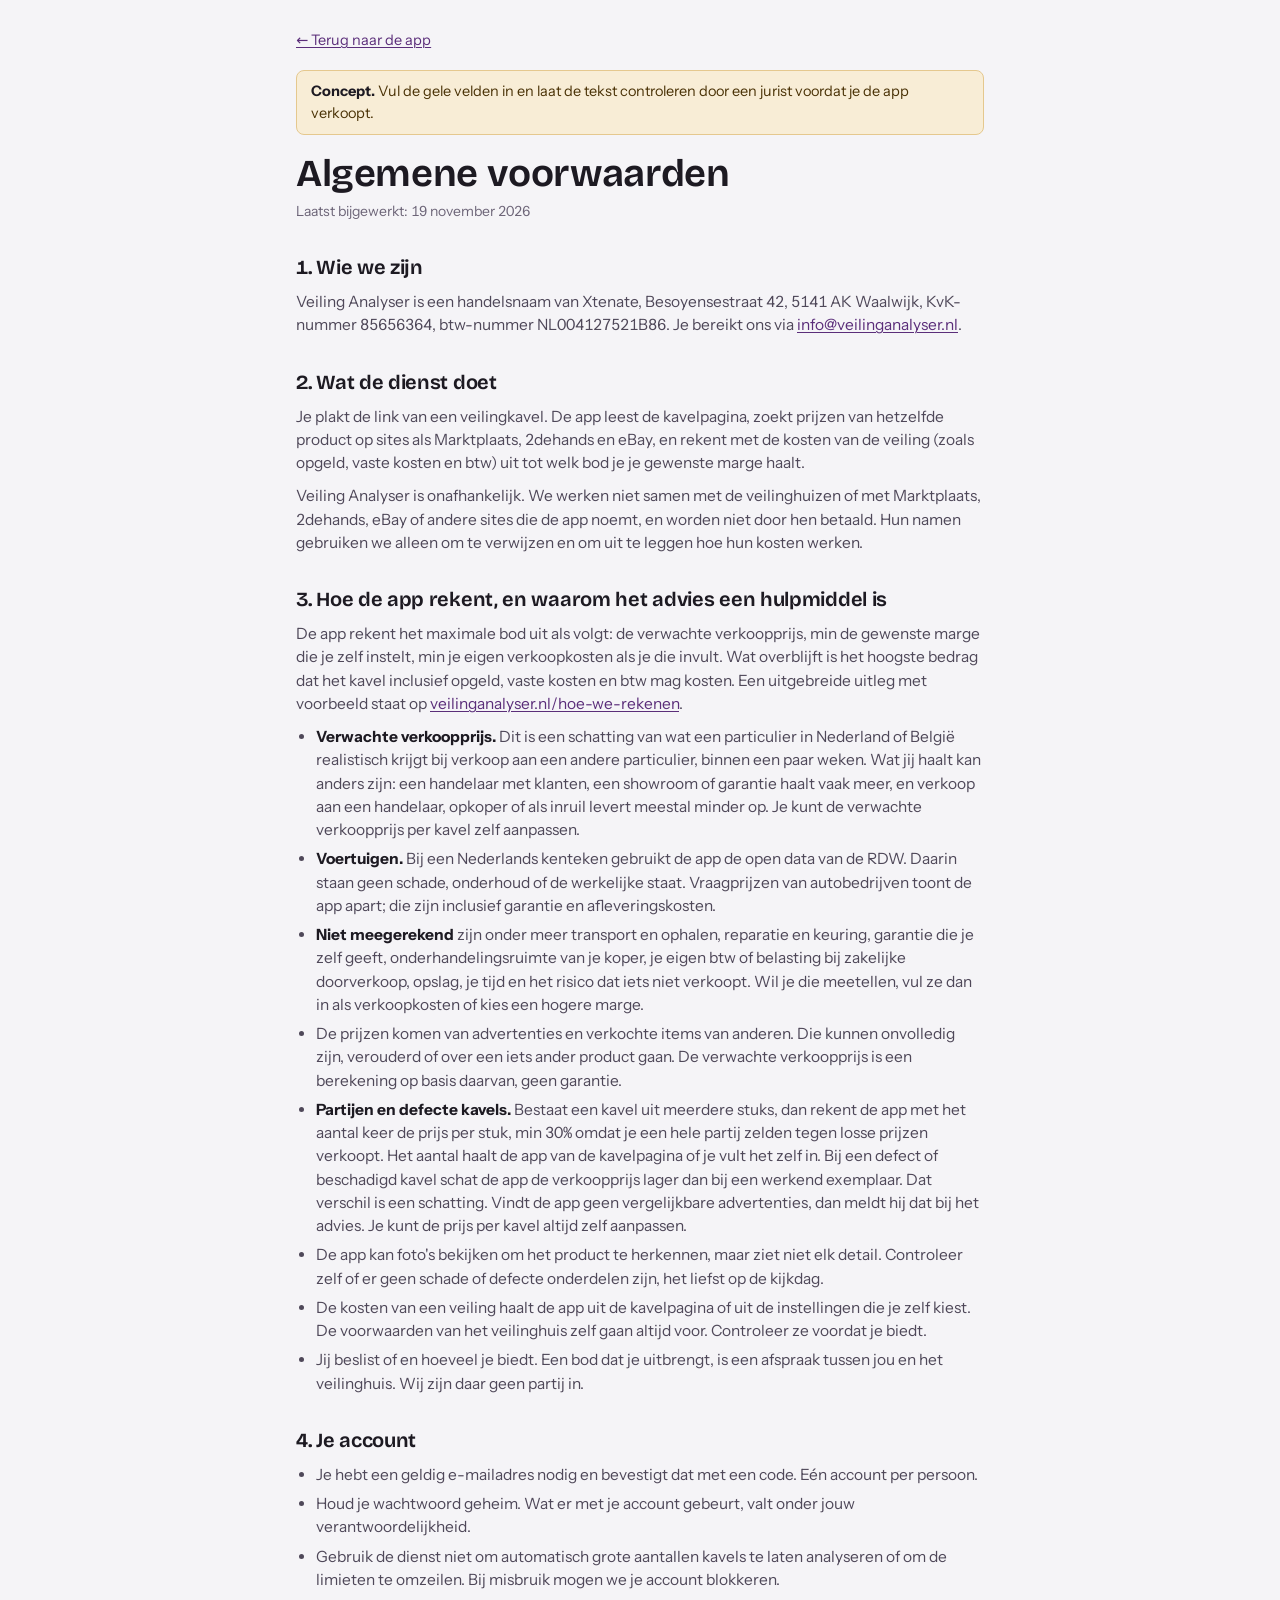
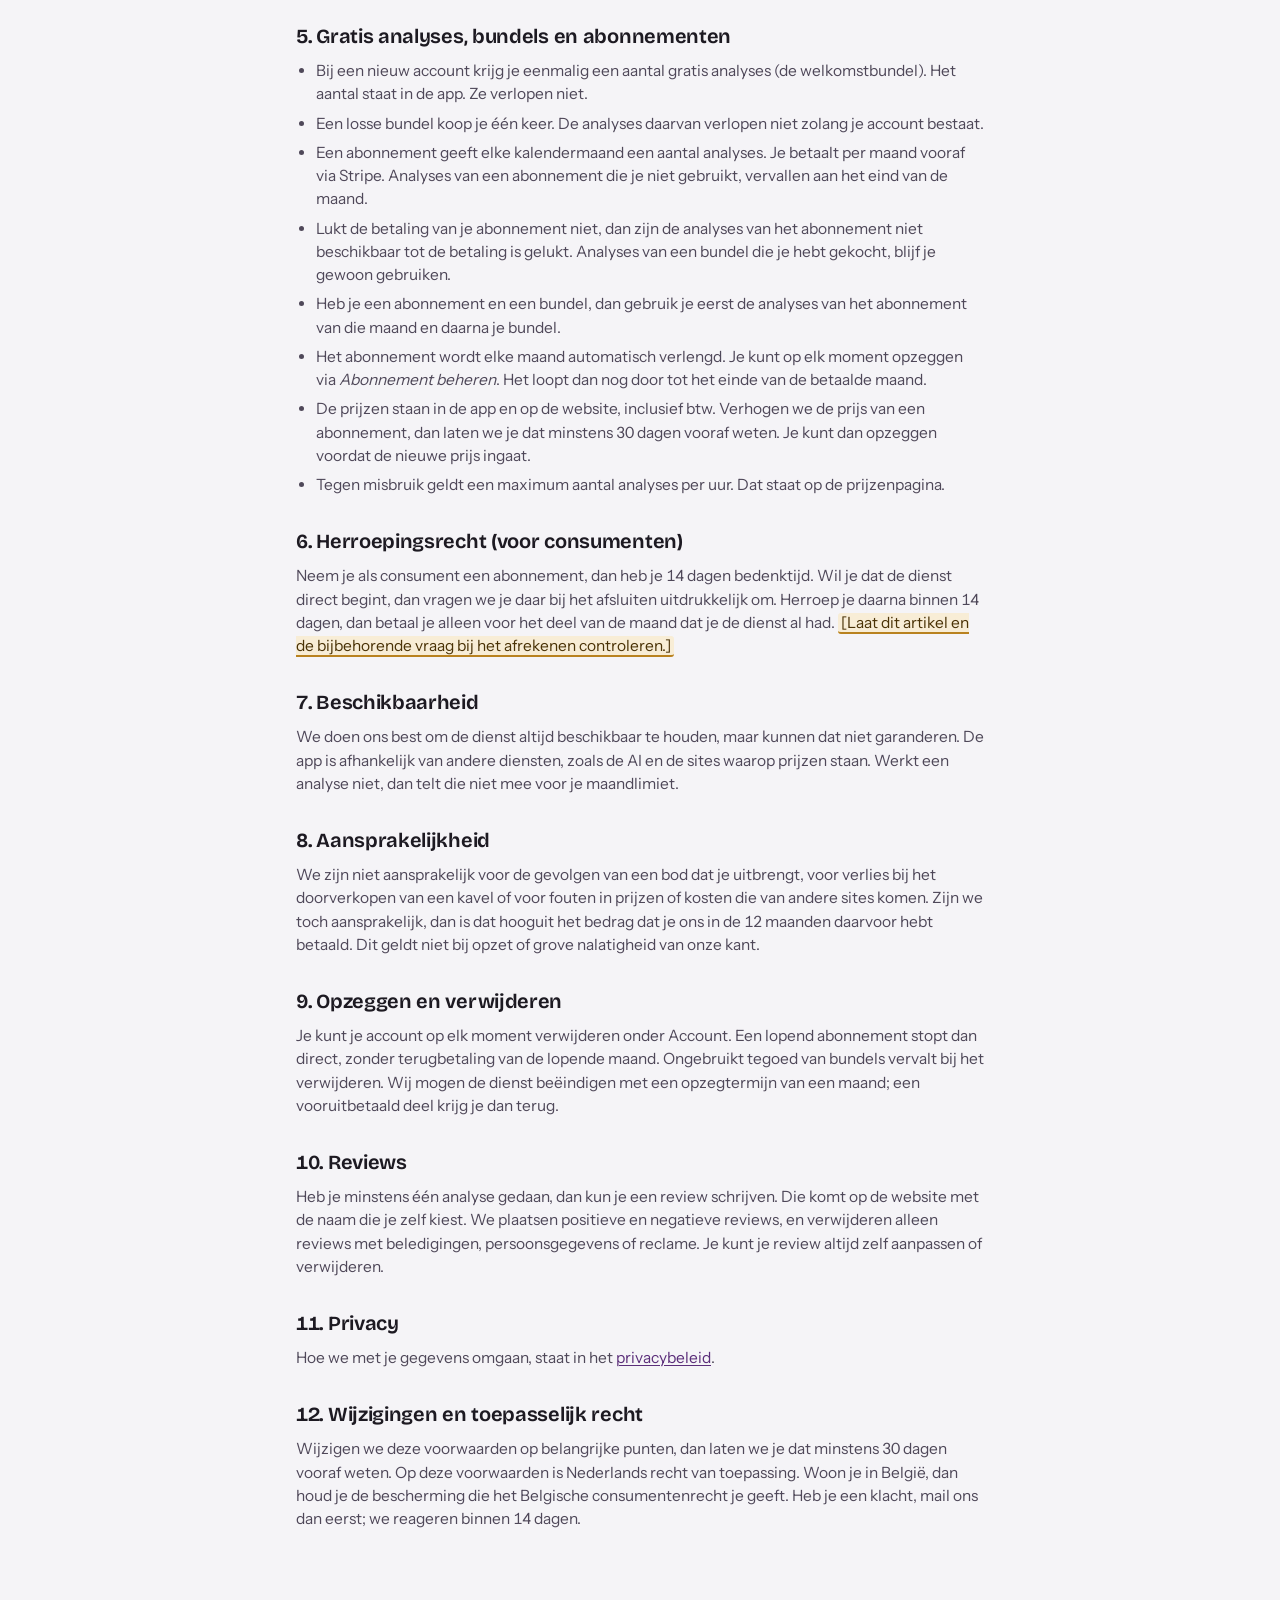
<file: voorwaarden.html>
<!DOCTYPE html>
<html lang="nl">
<head>
<meta charset="UTF-8">
<meta name="viewport" content="width=device-width, initial-scale=1.0">
<meta name="robots" content="noindex">
<title>Voorwaarden · Veiling Analyser</title>
<link rel="icon" href="icons/icon48.png">
<script>try{var t=localStorage.getItem('va_theme');if(t==='dark'||t==='light')document.documentElement.setAttribute('data-theme',t);}catch(e){}</script>
<link rel="stylesheet" href="styles.css">
<link rel="stylesheet" href="juridisch.css">
</head>
<body class="jur">
<main class="jur-pagina">
  <a class="jur-terug" href="app.html">← Terug naar de app</a>
  <div class="jur-concept" role="note"><b>Concept.</b> Vul de gele velden in en laat de tekst controleren door een jurist voordat je de app verkoopt.</div>

  <h1>Algemene voorwaarden</h1>
  <p class="jur-datum">Laatst bijgewerkt: 19 november 2026</p>

  <h2>1. Wie we zijn</h2>
  <p>Veiling Analyser is een handelsnaam van Xtenate, Besoyensestraat 42, 5141 AK Waalwijk, KvK-nummer 85656364, btw-nummer NL004127521B86. Je bereikt ons via <a href="mailto:info@veilinganalyser.nl">info@veilinganalyser.nl</a>.</p>

  <h2>2. Wat de dienst doet</h2>
  <p>Je plakt de link van een veilingkavel. De app leest de kavelpagina, zoekt prijzen van hetzelfde product op sites als Marktplaats, 2dehands en eBay, en rekent met de kosten van de veiling (zoals opgeld, vaste kosten en btw) uit tot welk bod je je gewenste marge haalt.</p>
  <p>Veiling Analyser is onafhankelijk. We werken niet samen met de veilinghuizen of met Marktplaats, 2dehands, eBay of andere sites die de app noemt, en worden niet door hen betaald. Hun namen gebruiken we alleen om te verwijzen en om uit te leggen hoe hun kosten werken.</p>

  <h2>3. Hoe de app rekent, en waarom het advies een hulpmiddel is</h2>
  <p>De app rekent het maximale bod uit als volgt: de verwachte verkoopprijs, min de gewenste marge die je zelf instelt, min je eigen verkoopkosten als je die invult. Wat overblijft is het hoogste bedrag dat het kavel inclusief opgeld, vaste kosten en btw mag kosten. Een uitgebreide uitleg met voorbeeld staat op <a href="https://veilinganalyser.nl/hoe-we-rekenen">veilinganalyser.nl/hoe-we-rekenen</a>.</p>
  <ul>
    <li><b>Verwachte verkoopprijs.</b> Dit is een schatting van wat een particulier in Nederland of België realistisch krijgt bij verkoop aan een andere particulier, binnen een paar weken. Wat jij haalt kan anders zijn: een handelaar met klanten, een showroom of garantie haalt vaak meer, en verkoop aan een handelaar, opkoper of als inruil levert meestal minder op. Je kunt de verwachte verkoopprijs per kavel zelf aanpassen.</li>
    <li><b>Voertuigen.</b> Bij een Nederlands kenteken gebruikt de app de open data van de RDW. Daarin staan geen schade, onderhoud of de werkelijke staat. Vraagprijzen van autobedrijven toont de app apart; die zijn inclusief garantie en afleveringskosten.</li>
    <li><b>Niet meegerekend</b> zijn onder meer transport en ophalen, reparatie en keuring, garantie die je zelf geeft, onderhandelingsruimte van je koper, je eigen btw of belasting bij zakelijke doorverkoop, opslag, je tijd en het risico dat iets niet verkoopt. Wil je die meetellen, vul ze dan in als verkoopkosten of kies een hogere marge.</li>
    <li>De prijzen komen van advertenties en verkochte items van anderen. Die kunnen onvolledig zijn, verouderd of over een iets ander product gaan. De verwachte verkoopprijs is een berekening op basis daarvan, geen garantie.</li>
    <li><b>Partijen en defecte kavels.</b> Bestaat een kavel uit meerdere stuks, dan rekent de app met het aantal keer de prijs per stuk, min 30% omdat je een hele partij zelden tegen losse prijzen verkoopt. Het aantal haalt de app van de kavelpagina of je vult het zelf in. Bij een defect of beschadigd kavel schat de app de verkoopprijs lager dan bij een werkend exemplaar. Dat verschil is een schatting. Vindt de app geen vergelijkbare advertenties, dan meldt hij dat bij het advies. Je kunt de prijs per kavel altijd zelf aanpassen.</li>
    <li>De app kan foto's bekijken om het product te herkennen, maar ziet niet elk detail. Controleer zelf of er geen schade of defecte onderdelen zijn, het liefst op de kijkdag.</li>
    <li>De kosten van een veiling haalt de app uit de kavelpagina of uit de instellingen die je zelf kiest. De voorwaarden van het veilinghuis zelf gaan altijd voor. Controleer ze voordat je biedt.</li>
    <li>Jij beslist of en hoeveel je biedt. Een bod dat je uitbrengt, is een afspraak tussen jou en het veilinghuis. Wij zijn daar geen partij in.</li>
  </ul>

  <h2>4. Je account</h2>
  <ul>
    <li>Je hebt een geldig e-mailadres nodig en bevestigt dat met een code. Eén account per persoon.</li>
    <li>Houd je wachtwoord geheim. Wat er met je account gebeurt, valt onder jouw verantwoordelijkheid.</li>
    <li>Gebruik de dienst niet om automatisch grote aantallen kavels te laten analyseren of om de limieten te omzeilen. Bij misbruik mogen we je account blokkeren.</li>
  </ul>

  <h2>5. Gratis analyses, bundels en abonnementen</h2>
  <ul>
    <li>Bij een nieuw account krijg je eenmalig een aantal gratis analyses (de welkomstbundel). Het aantal staat in de app. Ze verlopen niet.</li>
    <li>Een losse bundel koop je één keer. De analyses daarvan verlopen niet zolang je account bestaat.</li>
    <li>Een abonnement geeft elke kalendermaand een aantal analyses. Je betaalt per maand vooraf via Stripe. Analyses van een abonnement die je niet gebruikt, vervallen aan het eind van de maand.</li>
    <li>Lukt de betaling van je abonnement niet, dan zijn de analyses van het abonnement niet beschikbaar tot de betaling is gelukt. Analyses van een bundel die je hebt gekocht, blijf je gewoon gebruiken.</li>
    <li>Heb je een abonnement en een bundel, dan gebruik je eerst de analyses van het abonnement van die maand en daarna je bundel.</li>
    <li>Het abonnement wordt elke maand automatisch verlengd. Je kunt op elk moment opzeggen via <i>Abonnement beheren</i>. Het loopt dan nog door tot het einde van de betaalde maand.</li>
    <li>De prijzen staan in de app en op de website, inclusief btw. Verhogen we de prijs van een abonnement, dan laten we je dat minstens 30 dagen vooraf weten. Je kunt dan opzeggen voordat de nieuwe prijs ingaat.</li>
    <li>Tegen misbruik geldt een maximum aantal analyses per uur. Dat staat op de prijzenpagina.</li>
  </ul>

  <h2>6. Herroepingsrecht (voor consumenten)</h2>
  <p>Neem je als consument een abonnement, dan heb je 14 dagen bedenktijd. Wil je dat de dienst direct begint, dan vragen we je daar bij het afsluiten uitdrukkelijk om. Herroep je daarna binnen 14 dagen, dan betaal je alleen voor het deel van de maand dat je de dienst al had. <mark>[Laat dit artikel en de bijbehorende vraag bij het afrekenen controleren.]</mark></p>

  <h2>7. Beschikbaarheid</h2>
  <p>We doen ons best om de dienst altijd beschikbaar te houden, maar kunnen dat niet garanderen. De app is afhankelijk van andere diensten, zoals de AI en de sites waarop prijzen staan. Werkt een analyse niet, dan telt die niet mee voor je maandlimiet.</p>

  <h2>8. Aansprakelijkheid</h2>
  <p>We zijn niet aansprakelijk voor de gevolgen van een bod dat je uitbrengt, voor verlies bij het doorverkopen van een kavel of voor fouten in prijzen of kosten die van andere sites komen. Zijn we toch aansprakelijk, dan is dat hooguit het bedrag dat je ons in de 12 maanden daarvoor hebt betaald. Dit geldt niet bij opzet of grove nalatigheid van onze kant.</p>

  <h2>9. Opzeggen en verwijderen</h2>
  <p>Je kunt je account op elk moment verwijderen onder Account. Een lopend abonnement stopt dan direct, zonder terugbetaling van de lopende maand. Ongebruikt tegoed van bundels vervalt bij het verwijderen. Wij mogen de dienst beëindigen met een opzegtermijn van een maand; een vooruitbetaald deel krijg je dan terug.</p>

  <h2>10. Reviews</h2>
  <p>Heb je minstens één analyse gedaan, dan kun je een review schrijven. Die komt op de website met de naam die je zelf kiest. We plaatsen positieve en negatieve reviews, en verwijderen alleen reviews met beledigingen, persoonsgegevens of reclame. Je kunt je review altijd zelf aanpassen of verwijderen.</p>

  <h2>11. Privacy</h2>
  <p>Hoe we met je gegevens omgaan, staat in het <a href="privacy.html">privacybeleid</a>.</p>

  <h2>12. Wijzigingen en toepasselijk recht</h2>
  <p>Wijzigen we deze voorwaarden op belangrijke punten, dan laten we je dat minstens 30 dagen vooraf weten. Op deze voorwaarden is Nederlands recht van toepassing. Woon je in België, dan houd je de bescherming die het Belgische consumentenrecht je geeft. Heb je een klacht, mail ons dan eerst; we reageren binnen 14 dagen.</p>
</main>
</body>
</html>
</file>
<file: styles.css>
/* ── Huisstijl ──────────────────────────────────────────────────
   Aubergine (catalogusdrukwerk van veilinghuizen) en messing (het kavelkaartje en de hamer).
   Groen, amber en rood zijn alleen voor het advies. */
/* Lettertypes staan op de eigen server (geen Google Fonts: geen IP-adressen naar derden). Licentie: SIL OFL 1.1, zie fonts/ */
@font-face{font-family:'Bricolage Grotesque';font-style:normal;font-display:swap;font-weight:200 800;src:url(fonts/bricolage-grotesque.woff2) format('woff2-variations'),url(fonts/bricolage-grotesque.woff2) format('woff2');unicode-range:U+0000-00FF,U+0131,U+0152-0153,U+02BB-02BC,U+02C6,U+02DA,U+02DC,U+0304,U+0308,U+0329,U+2000-206F,U+20AC,U+2122,U+2191,U+2193,U+2212,U+2215,U+FEFF,U+FFFD}
@font-face{font-family:'Instrument Sans';font-style:normal;font-display:swap;font-weight:400 700;src:url(fonts/instrument-sans.woff2) format('woff2-variations'),url(fonts/instrument-sans.woff2) format('woff2');unicode-range:U+0000-00FF,U+0131,U+0152-0153,U+02BB-02BC,U+02C6,U+02DA,U+02DC,U+0304,U+0308,U+0329,U+2000-206F,U+20AC,U+2122,U+2191,U+2193,U+2212,U+2215,U+FEFF,U+FFFD}
:root{
  --bg:#F5F4F7; --surface:#FFFFFF; --surface-2:#EFEDF2; --line:#E3E0E8; --line-2:#CCC6D4;
  --ink:#1D1A22; --ink-2:#4F4859; --ink-3:#6D6578;
  --accent:#3A1F4D; --accent-ink:#FFFFFF; --accent-hover:#4E2B66; --accent-soft:#EFE9F4; --accent-line:#D5C8E0;
  --link:#5B2E7A;
  --brass:#B9821F; --brass-soft:#F8EDD6; --brass-line:#E5C88E; --brass-ink:#4A3206;
  --pos:#1E7A4C; --pos-soft:#E2F2E8; --pos-line:#B2DBC2;
  --warn:#94590A; --warn-soft:#FBEFD9; --warn-line:#EDCF94;
  --neg:#B3261E; --neg-soft:#FBE9E7; --neg-line:#EDBAB5;
  --seg-bod:#3A1F4D; --seg-vk:#8C7A9C; --seg-btw:#C9BED3; --seg-vkst:#D7A23F;
  --shadow:0 1px 2px rgba(29,26,34,.06),0 8px 24px rgba(29,26,34,.07);
  --overlay:rgba(29,26,34,.5);
  --r-xs:6px; --r-sm:8px; --r:14px; --r-lg:20px;
  --sidebar-w:248px; --topbar-h:58px;
  --ff:'Instrument Sans',system-ui,-apple-system,'Segoe UI',Roboto,Arial,sans-serif;
  --ff-d:'Bricolage Grotesque','Instrument Sans',system-ui,sans-serif;
  color-scheme:light;
}
:root[data-theme="dark"]{
  --bg:#141118; --surface:#1D1922; --surface-2:#26212C; --line:#332D3A; --line-2:#473F50;
  --ink:#EFEBF3; --ink-2:#B9B0C4; --ink-3:#938A9F;
  --accent:#CDB6E3; --accent-ink:#1E1225; --accent-hover:#DCCAEE; --accent-soft:#2D2337; --accent-line:#4B3B5C;
  --link:#D9C3EE;
  --brass:#E2B051; --brass-soft:#36290F; --brass-line:#6B5222; --brass-ink:#F5DDA8;
  --pos:#5CCB92; --pos-soft:#14291E; --pos-line:#245A3E;
  --warn:#EFB45F; --warn-soft:#2D2212; --warn-line:#5E451B;
  --neg:#F28B82; --neg-soft:#311A19; --neg-line:#6C2F2B;
  --seg-bod:#CDB6E3; --seg-vk:#7E6E8E; --seg-btw:#4A4054; --seg-vkst:#B8862E;
  --shadow:0 1px 2px rgba(0,0,0,.45),0 10px 28px rgba(0,0,0,.4);
  --overlay:rgba(0,0,0,.6);
  color-scheme:dark;
}
@media (prefers-color-scheme: dark){
  :root:not([data-theme="light"]){
  --bg:#141118; --surface:#1D1922; --surface-2:#26212C; --line:#332D3A; --line-2:#473F50;
  --ink:#EFEBF3; --ink-2:#B9B0C4; --ink-3:#938A9F;
  --accent:#CDB6E3; --accent-ink:#1E1225; --accent-hover:#DCCAEE; --accent-soft:#2D2337; --accent-line:#4B3B5C;
  --link:#D9C3EE;
  --brass:#E2B051; --brass-soft:#36290F; --brass-line:#6B5222; --brass-ink:#F5DDA8;
  --pos:#5CCB92; --pos-soft:#14291E; --pos-line:#245A3E;
  --warn:#EFB45F; --warn-soft:#2D2212; --warn-line:#5E451B;
  --neg:#F28B82; --neg-soft:#311A19; --neg-line:#6C2F2B;
  --seg-bod:#CDB6E3; --seg-vk:#7E6E8E; --seg-btw:#4A4054; --seg-vkst:#B8862E;
  --shadow:0 1px 2px rgba(0,0,0,.45),0 10px 28px rgba(0,0,0,.4);
  --overlay:rgba(0,0,0,.6);
    color-scheme:dark;
  }
}

/* ── Base ──────────────────────────────────────────────────────── */
*{box-sizing:border-box;margin:0;padding:0}
html{-webkit-text-size-adjust:100%}
body{font-family:var(--ff);font-size:15.5px;line-height:1.5;background:var(--bg);color:var(--ink);min-height:100vh;-webkit-font-smoothing:antialiased;font-variant-numeric:tabular-nums}
button,input,select,textarea{font:inherit;color:inherit}
button{cursor:pointer;background:none;border:none}
a{color:var(--link);text-decoration:underline;text-decoration-thickness:1px;text-underline-offset:2px}
a:hover{text-decoration-thickness:2px}
:focus-visible{outline:2px solid var(--accent);outline-offset:2px;border-radius:6px}
h1,h2,h3,h4{font-family:var(--ff-d);letter-spacing:-.015em;font-weight:650}
.ico{display:inline-flex;width:18px;height:18px;flex-shrink:0}
.ico svg{width:100%;height:100%;fill:none;stroke:currentColor;stroke-width:1.75;stroke-linecap:round;stroke-linejoin:round}
.sr-only{position:absolute;width:1px;height:1px;overflow:hidden;clip:rect(0 0 0 0);white-space:nowrap}

/* ── Layout ────────────────────────────────────────────────────── */
.app{display:grid;grid-template-columns:var(--sidebar-w) minmax(0,1fr);min-height:100vh}
.sidebar{position:sticky;top:0;height:100vh;display:flex;flex-direction:column;gap:20px;padding:18px 12px 14px;background:var(--surface);border-right:1px solid var(--line)}
.content{min-width:0}
.main{max-width:1080px;margin:0 auto;padding:36px 36px 72px}
.topbar{display:none}
.tabbar{display:none}

.brand{display:flex;align-items:center;gap:10px;padding:2px 8px}
.brand-mark{width:32px;height:32px;border-radius:10px;background:var(--accent);color:var(--brass);display:grid;place-items:center}
:root[data-theme="dark"] .brand-mark{background:#3A1F4D}
@media (prefers-color-scheme: dark){:root:not([data-theme="light"]) .brand-mark{background:#3A1F4D}}
.brand-mark .ico{width:18px;height:18px}
.brand-name{font-family:var(--ff-d);font-weight:700;font-size:17px;letter-spacing:-.02em}

.nav{display:flex;flex-direction:column;gap:2px}
.nav-item{display:flex;align-items:center;gap:10px;height:38px;padding:0 10px;border-radius:var(--r-sm);color:var(--ink-2);font-weight:550;font-size:14px;text-align:left;transition:background .12s,color .12s}
.nav-item:hover{background:var(--surface-2);color:var(--ink)}
.nav-item.active{background:var(--accent-soft);color:var(--accent);font-weight:600}
.nav-count{margin-left:auto;min-width:22px;height:20px;padding:0 7px;border-radius:999px;background:var(--surface-2);color:var(--ink-2);font-size:12px;font-weight:600;display:inline-grid;place-items:center}
.nav-item.active .nav-count{background:var(--accent);color:var(--accent-ink)}

.side-foot{margin-top:auto;display:flex;flex-direction:column;gap:2px;padding-top:12px;border-top:1px solid var(--line)}
.foot-item{display:flex;align-items:center;gap:10px;min-height:40px;padding:4px 10px;border-radius:var(--r-sm);color:var(--ink-2);font-size:13.5px;text-align:left;width:100%;transition:background .12s}
.foot-item:hover{background:var(--surface-2);color:var(--ink)}
.foot-item .lbl{display:flex;flex-direction:column;line-height:1.25;min-width:0}
.foot-item .sub{font-size:12px;color:var(--ink-3)}
.foot-item .sub.ok{color:var(--pos)}
.foot-item .sub.err{color:var(--neg)}

@media (max-width:899px){
  .app{display:block}
  .sidebar{display:none}
  .topbar{display:flex;position:sticky;top:0;z-index:40;height:var(--topbar-h);align-items:center;gap:8px;padding:0 14px;background:var(--surface);border-bottom:1px solid var(--line)}
  .topbar .brand{padding:0;margin-right:auto}
  .main{padding:20px 16px calc(92px + env(safe-area-inset-bottom))}
  .tabbar{display:grid;grid-template-columns:repeat(4,1fr);position:fixed;left:0;right:0;bottom:0;z-index:50;background:var(--surface);border-top:1px solid var(--line);padding:6px 6px calc(6px + env(safe-area-inset-bottom))}
  .tab-item{display:flex;flex-direction:column;align-items:center;gap:2px;padding:6px 0;border-radius:var(--r-sm);color:var(--ink-3);font-size:11.5px;font-weight:600;position:relative}
  .tab-item .ico{width:22px;height:22px}
  .tab-item.active{color:var(--accent)}
  .tab-item .dot-n{position:absolute;top:2px;left:calc(50% + 6px);min-width:17px;height:17px;padding:0 5px;border-radius:999px;background:var(--accent);color:var(--accent-ink);font-size:10.5px;font-weight:700;display:grid;place-items:center}
}

/* ── Page header ───────────────────────────────────────────────── */
.panel{display:none}
.panel.active{display:block}
.ph{display:flex;justify-content:space-between;align-items:flex-end;gap:16px;flex-wrap:wrap;margin-bottom:24px}
.ph h1{font-size:32px;line-height:1.1;font-weight:700;letter-spacing:-.03em}
.ph p{margin-top:4px;color:var(--ink-2);font-size:14.5px;max-width:60ch}
.ph-actions{display:flex;gap:8px;flex-wrap:wrap}
@media (max-width:899px){.ph h1{font-size:26px}.ph{margin-bottom:18px}}

/* ── Buttons ───────────────────────────────────────────────────── */
.btn{display:inline-flex;align-items:center;justify-content:center;gap:8px;height:38px;padding:0 14px;border-radius:var(--r-sm);font-size:14px;font-weight:600;white-space:nowrap;border:1px solid transparent;transition:background .12s,border-color .12s,transform .06s,color .12s}
.btn:active:not(:disabled){transform:translateY(1px)}
.btn:disabled{opacity:.55;cursor:not-allowed}
.btn-primary{background:var(--accent);color:var(--accent-ink)}
.btn-primary:hover:not(:disabled){background:var(--accent-hover)}
.btn-secondary{background:var(--surface);color:var(--ink);border-color:var(--line-2)}
.btn-secondary:hover:not(:disabled){background:var(--surface-2)}
.btn-secondary[aria-pressed="true"]{background:var(--accent-soft);border-color:var(--accent-line);color:var(--accent)}
.btn-ghost{color:var(--ink-2)}
.btn-ghost:hover:not(:disabled){background:var(--surface-2);color:var(--ink)}
.btn-danger{background:var(--neg);color:#fff}
.btn-danger:hover:not(:disabled){filter:brightness(.92)}
.btn-sm{height:32px;padding:0 11px;font-size:13px}
.btn-icon{width:32px;padding:0}
.btn-lg{height:46px;font-size:15px;padding:0 20px}
.btn-block{width:100%}
.btn-del:hover:not(:disabled){background:var(--neg-soft);color:var(--neg)}
.spinner{width:16px;height:16px;border:2px solid currentColor;border-right-color:transparent;border-radius:50%;animation:spin .7s linear infinite;flex-shrink:0}
@keyframes spin{to{transform:rotate(360deg)}}

/* ── Cards, fields ─────────────────────────────────────────────── */
.card{background:var(--surface);border:1px solid var(--line);border-radius:var(--r);padding:22px}
.card + .card{margin-top:16px}
.card-h{display:flex;align-items:center;justify-content:space-between;gap:12px;margin-bottom:14px}
.card-h h2,.card-h h3{font-size:16px;font-weight:650}
.card-sub{font-size:13.5px;color:var(--ink-2);margin-top:-8px;margin-bottom:14px}

.field{margin-bottom:22px}
.field > label,.field > .lbl{display:block;font-size:14px;font-weight:600;margin-bottom:6px}
.opt{font-weight:400;color:var(--ink-3);font-size:13px}
.help{font-size:13px;color:var(--ink-3);margin-top:6px;line-height:1.45}
.input,.select,.textarea{width:100%;height:42px;padding:0 12px;border:1px solid var(--line-2);border-radius:var(--r-sm);background:var(--surface);color:var(--ink);outline:none;transition:border-color .12s,box-shadow .12s}
.textarea{height:auto;min-height:92px;padding:10px 12px;resize:vertical;line-height:1.45}
.input::placeholder,.textarea::placeholder{color:var(--ink-3)}
.input:focus,.select:focus,.textarea:focus{border-color:var(--accent);box-shadow:0 0 0 3px var(--accent-soft)}
.select{appearance:none;-webkit-appearance:none;padding-right:34px;background-image:url("data:image/svg+xml,%3Csvg xmlns='http://www.w3.org/2000/svg' width='12' height='8' fill='none' stroke='%236B7385' stroke-width='1.8' stroke-linecap='round' stroke-linejoin='round'%3E%3Cpath d='M1 1.5l5 5 5-5'/%3E%3C/svg%3E");background-repeat:no-repeat;background-position:right 12px center}
@media (max-width:899px){.input,.select,.textarea{font-size:16px}}
.money{position:relative}
.money > span{position:absolute;left:13px;top:50%;transform:translateY(-50%);font-weight:600;color:var(--ink-3);pointer-events:none}
.money .input{padding-left:30px;font-weight:600;font-size:16px}
.seg{display:grid;grid-template-columns:1fr 1fr;gap:2px;padding:3px;background:var(--surface-2);border-radius:10px;margin-bottom:10px}
.seg button{height:34px;border-radius:8px;font-size:13.5px;font-weight:600;color:var(--ink-2);display:flex;align-items:center;justify-content:center;gap:6px;transition:background .12s,color .12s}
.seg button.active{background:var(--surface);color:var(--ink);box-shadow:0 1px 2px rgba(20,23,31,.12)}
.veiling-hint{display:none;align-items:center;gap:8px;margin-top:8px;padding:8px 10px;border-radius:var(--r-sm);font-size:13px;background:var(--surface-2);color:var(--ink-2)}
.veiling-hint.on{display:flex}
.veiling-hint.unknown{background:var(--warn-soft);color:var(--warn)}
.veiling-hint strong{color:var(--ink)}
.veiling-hint.unknown strong{color:var(--warn)}

.drop{position:relative;display:flex;flex-direction:column;align-items:center;justify-content:center;gap:6px;padding:22px 16px;border:1.5px dashed var(--line-2);border-radius:var(--r);text-align:center;background:var(--surface-2);color:var(--ink-2);font-size:14px;transition:border-color .12s,background .12s}
.drop:hover,.drop.drag{border-color:var(--accent);background:var(--accent-soft)}
.drop input{position:absolute;inset:0;opacity:0;cursor:pointer;width:100%;height:100%}
.drop strong{color:var(--accent)}
.previews{display:flex;flex-wrap:wrap;gap:8px;margin-top:10px}
.prev{position:relative;width:68px;height:68px}
.prev img{width:68px;height:68px;object-fit:cover;border-radius:var(--r-sm);border:1px solid var(--line);display:block}
.prev-del{position:absolute;top:-7px;right:-7px;width:22px;height:22px;border-radius:50%;background:var(--ink);color:var(--bg);display:grid;place-items:center;font-size:14px;line-height:1}

.msg{display:none;align-items:flex-start;gap:10px;padding:12px 14px;border-radius:var(--r-sm);font-size:14px;line-height:1.45;margin-top:14px}
.msg.err{background:var(--neg-soft);color:var(--neg);border:1px solid var(--neg-line)}
.msg .ico{margin-top:1px}

.banner{display:none;gap:12px;align-items:center;flex-wrap:wrap;padding:14px 16px;margin-bottom:22px;background:var(--warn-soft);border:1px solid var(--warn-line);border-radius:var(--r);color:var(--ink)}
.banner .b-text{flex:1 1 260px;font-size:14px}
.banner .b-text strong{display:block;margin-bottom:2px}
.banner .b-form{display:flex;gap:8px;flex:1 1 320px}
.banner .b-form .input{height:38px}

/* ── Stepper ───────────────────────────────────────────────────── */
.stepper{list-style:none;display:flex;align-items:center;gap:10px;margin-bottom:22px;flex-wrap:nowrap}
.stepper li{display:flex;align-items:center;gap:8px;font-size:13.5px;font-weight:600;color:var(--ink-3);white-space:nowrap}
.stepper li + li::before{content:"";width:28px;height:1.5px;background:var(--line-2);margin-right:2px}
.stepper .sn{width:24px;height:24px;border-radius:50%;display:grid;place-items:center;font-size:12px;font-weight:700;border:1.5px solid var(--line-2);color:var(--ink-3);background:var(--surface)}
.stepper .sn .ico{width:13px;height:13px;stroke-width:2.5}
.stepper li[data-state="active"]{color:var(--ink)}
.stepper li[data-state="active"] .sn{border-color:var(--accent);background:var(--accent);color:var(--accent-ink)}
.stepper li[data-state="done"]{color:var(--ink-2)}
.stepper li[data-state="done"] .sn{border-color:var(--pos);background:var(--pos-soft);color:var(--pos)}
@media (max-width:480px){.stepper{gap:6px}.stepper li{font-size:12.5px}.stepper li + li::before{width:12px}.stepper li[data-state="todo"] .st-l,.stepper li[data-state="done"] .st-l{display:none}}

/* ── Progress / skeleton ───────────────────────────────────────── */
.bezig-h{display:flex;align-items:center;gap:12px;margin-bottom:6px}
.bezig-h .spinner{width:20px;height:20px;border-color:var(--accent);border-right-color:transparent}
.bezig-h h2{font-size:17px}
.bezig-status{color:var(--ink-2);font-size:14px;margin-bottom:18px}
.steps{display:flex;flex-direction:column;gap:8px;margin-bottom:20px}
.step{display:flex;align-items:center;gap:10px;padding:10px 12px;border:1px solid var(--line);border-radius:var(--r-sm);font-size:14px;color:var(--ink-3);background:var(--surface)}
.step .si{width:20px;height:20px;border-radius:50%;border:1.5px solid var(--line-2);display:grid;place-items:center;flex-shrink:0}
.step.active{color:var(--ink);border-color:var(--accent-line);background:var(--accent-soft);font-weight:600}
.step.active .si{border:2px solid var(--accent);border-right-color:transparent;animation:spin .7s linear infinite}
.step.done{color:var(--ink-2)}
.step.done .si{background:var(--pos);border-color:var(--pos);color:#fff}
.step.done .si .ico{width:12px;height:12px;stroke-width:3}
.skel{border-radius:var(--r-sm);background:linear-gradient(90deg,var(--surface-2) 25%,var(--line) 50%,var(--surface-2) 75%);background-size:200% 100%;animation:shimmer 1.4s linear infinite}
@keyframes shimmer{to{background-position:-200% 0}}
.skel-row{display:grid;grid-template-columns:repeat(3,1fr);gap:10px;margin-bottom:10px}
.skel-row .skel{height:64px}
.skel-wide{height:18px;margin-bottom:8px;width:100%}

/* ── Stats / filters / toolbar ─────────────────────────────────── */
.stats{display:grid;grid-template-columns:repeat(4,minmax(0,1fr));gap:12px;margin-bottom:22px}
.stat{background:var(--surface);border:1px solid var(--line);border-radius:var(--r);padding:16px 18px}
.stat-lbl{font-size:13px;color:var(--ink-2);display:flex;align-items:center;gap:6px}
.stat-num{font-family:var(--ff-d);font-size:28px;font-weight:700;letter-spacing:-.025em;line-height:1.2;margin-top:4px}
.stat-num.pos{color:var(--pos)}
@media (max-width:760px){.stats{grid-template-columns:repeat(2,minmax(0,1fr))}.stat-num{font-size:24px}}

.toolbar{display:flex;gap:10px;flex-wrap:wrap;margin-bottom:12px}
.search{position:relative;flex:1 1 220px;min-width:0}
.search .ico{position:absolute;left:12px;top:50%;transform:translateY(-50%);color:var(--ink-3);pointer-events:none}
.search .input{padding-left:38px}
.toolbar .select{flex:0 0 200px;width:200px}
@media (max-width:520px){.toolbar .select{flex:1 1 100%;width:100%}}
.chips{display:flex;gap:6px;overflow-x:auto;padding:2px 0 6px;margin-bottom:14px;scrollbar-width:none}
.chips::-webkit-scrollbar{display:none}
.chip{height:32px;padding:0 12px;border-radius:999px;border:1px solid var(--line-2);background:var(--surface);font-size:13px;font-weight:600;color:var(--ink-2);white-space:nowrap;display:inline-flex;align-items:center;gap:7px;transition:background .12s,color .12s,border-color .12s}
.chip:hover{background:var(--surface-2)}
.chip .n{font-weight:600;font-size:12px;color:var(--ink-3)}
.chip.active{background:var(--ink);color:var(--bg);border-color:var(--ink)}
.chip.active .n{color:var(--bg);opacity:.7}

.sel-balk{display:none;align-items:center;gap:8px;flex-wrap:wrap;position:sticky;top:calc(var(--topbar-h) + 8px);z-index:30;padding:10px 12px;margin-bottom:12px;background:var(--surface);border:1px solid var(--accent-line);border-radius:var(--r);box-shadow:var(--shadow)}
@media (min-width:900px){.sel-balk{top:12px}}
.sel-balk .cnt{font-size:14px;font-weight:600;margin-right:auto}

/* ── Kavel cards ───────────────────────────────────────────────── */
.kgrid{display:grid;grid-template-columns:repeat(auto-fill,minmax(min(100%,330px),1fr));gap:14px}
.kavel-row{position:relative;display:flex;flex-direction:column;gap:12px;min-width:0;padding:16px;background:var(--surface);border:1px solid var(--line);border-radius:var(--r);transition:border-color .12s,box-shadow .12s}
.kavel-row:hover{border-color:var(--line-2);box-shadow:var(--shadow)}
.kavel-row.geselecteerd{border-color:var(--accent);box-shadow:0 0 0 2px var(--accent-soft)}
.selectie-modus .kavel-row{cursor:pointer}
.selectie-col{display:none;align-items:center}
.selectie-modus .selectie-col{display:flex}
.kavel-checkbox{width:18px;height:18px;accent-color:var(--accent);cursor:pointer}
.kc-top{display:flex;gap:12px;align-items:flex-start}
.kc-thumb{width:48px;height:48px;border-radius:10px;flex-shrink:0;overflow:hidden;display:grid;place-items:center;background:var(--surface-2);color:var(--ink-2);font-weight:700;font-size:15px;border:1px solid var(--line)}
.kc-thumb img{width:100%;height:100%;object-fit:cover;display:block}
.kc-head{flex:1;min-width:0}
.kc-title{font-size:15px;font-weight:650;line-height:1.3;display:-webkit-box;-webkit-line-clamp:2;-webkit-box-orient:vertical;overflow:hidden;overflow-wrap:anywhere}
.kc-meta{font-size:12.5px;color:var(--ink-3);margin-top:3px;overflow-wrap:anywhere}
.kc-tag{display:inline-block;margin-top:6px;padding:1px 8px;border-radius:999px;font-size:12px;font-weight:600;background:var(--accent-soft);color:var(--accent)}
.kc-figs{display:grid;grid-template-columns:repeat(3,minmax(0,1fr));gap:8px;padding:10px 12px;background:var(--surface-2);border-radius:10px}
.fig-l{font-size:12px;color:var(--ink-3);white-space:nowrap;overflow:hidden;text-overflow:ellipsis}
.fig-v{font-family:var(--ff-d);font-size:15px;font-weight:650;margin-top:1px}
.kc-result{display:flex;align-items:center;justify-content:space-between;gap:8px;flex-wrap:wrap;font-size:13.5px}
.marge{font-weight:700}
.marge.pos{color:var(--pos)}
.marge.neg{color:var(--neg)}
.kc-reden{font-size:13px;color:var(--ink-2);line-height:1.45;display:-webkit-box;-webkit-line-clamp:2;-webkit-box-orient:vertical;overflow:hidden}
.kc-actions{display:flex;gap:6px;flex-wrap:wrap;margin-top:auto;padding-top:2px}
.kc-actions .btn-del{margin-left:auto}

.pill{display:inline-flex;align-items:center;gap:6px;height:26px;padding:0 11px;border-radius:999px;font-size:13px;font-weight:650;white-space:nowrap;border:1px solid transparent;flex-shrink:0}
.pill::before{content:"";width:6px;height:6px;border-radius:50%;background:currentColor}
.pill-kopen{background:var(--pos-soft);color:var(--pos);border-color:var(--pos-line)}
.pill-twijfel{background:var(--warn-soft);color:var(--warn);border-color:var(--warn-line)}
.pill-skip{background:var(--neg-soft);color:var(--neg);border-color:var(--neg-line)}
.pill-wacht{background:var(--surface-2);color:var(--ink-2);border-color:var(--line)}
.pill-lg{height:32px;padding:0 14px;font-size:15px}
.conf{display:inline-flex;align-items:center;gap:6px;font-size:12.5px;color:var(--ink-2)}
.conf i{width:8px;height:8px;border-radius:50%;background:var(--ink-3)}
.conf.pos i{background:var(--pos)}.conf.warn i{background:var(--warn)}.conf.neg i{background:var(--neg)}
.neg-tekst{color:var(--neg);font-weight:500}

/* ── Empty states ──────────────────────────────────────────────── */
.empty{text-align:center;padding:56px 24px;background:var(--surface);border:1px dashed var(--line-2);border-radius:var(--r-lg)}
.empty-ico{width:56px;height:56px;border-radius:16px;background:var(--accent-soft);color:var(--accent);display:grid;place-items:center;margin:0 auto 16px}
.empty-ico .ico{width:26px;height:26px}
.empty h2,.empty h3{font-size:18px;font-weight:650;margin-bottom:6px}
.empty p{color:var(--ink-2);font-size:14.5px;max-width:44ch;margin:0 auto 20px}
.empty .btns{display:flex;gap:10px;justify-content:center;flex-wrap:wrap}
.empty.small{padding:36px 20px}
.welcome-steps{display:grid;grid-template-columns:repeat(3,minmax(0,1fr));gap:12px;max-width:640px;margin:0 auto 24px;text-align:left}
.welcome-steps div{padding:12px 14px;background:var(--surface-2);border-radius:var(--r-sm);font-size:13.5px;color:var(--ink-2)}
.welcome-steps b{display:block;color:var(--ink);font-size:14px;margin-bottom:2px}
@media (max-width:640px){.welcome-steps{grid-template-columns:1fr}}

/* ── Result page ───────────────────────────────────────────────── */
.res-bar{display:flex;align-items:center;justify-content:space-between;gap:10px;flex-wrap:wrap;margin-bottom:16px}
.res-bar .grp{display:flex;gap:8px;flex-wrap:wrap}
.hero{padding:24px;border-left:4px solid var(--line-2)}
.hero.v-kopen{border-left-color:var(--pos)}
.hero.v-twijfel{border-left-color:var(--warn)}
.hero.v-skip{border-left-color:var(--neg)}
.hero-top{display:flex;align-items:center;gap:10px;flex-wrap:wrap;margin-bottom:10px}
.hero-meta{font-size:13px;color:var(--ink-3)}
.hero h2{font-size:24px;line-height:1.25;font-weight:700;letter-spacing:-.02em;overflow-wrap:anywhere}
.hero .uitleg{margin-top:10px;font-size:15px;color:var(--ink);max-width:68ch}
.hero .reden{margin-top:6px;font-size:14px;color:var(--ink-2);max-width:68ch}
.hero-kpis{display:grid;grid-template-columns:repeat(3,minmax(0,1fr));gap:12px;margin-top:20px}
.kpi{padding:12px 14px;background:var(--surface-2);border-radius:10px;min-width:0}
.kpi-l{font-size:12.5px;color:var(--ink-3)}
.kpi-v{font-family:var(--ff-d);font-size:20px;font-weight:700;letter-spacing:-.015em;margin-top:2px}
.kpi-s{font-size:12.5px;color:var(--ink-2);margin-top:2px}
.meter{height:6px;border-radius:99px;background:var(--line);overflow:hidden;margin-top:8px}
.meter > i{display:block;height:100%;border-radius:99px;background:var(--accent);width:0;transition:width .7s cubic-bezier(.2,.7,.2,1)}
@media (max-width:640px){.hero{padding:18px}.hero h2{font-size:20px}.hero-kpis{grid-template-columns:1fr}}

.metrics{display:grid;grid-template-columns:repeat(4,minmax(0,1fr));gap:12px;margin-bottom:22px}
.metric{padding:14px 16px;border:1px solid var(--line);border-radius:10px;min-width:0}
.metric-l{font-size:13px;color:var(--ink-2)}
.metric-v{font-family:var(--ff-d);font-size:24px;font-weight:700;letter-spacing:-.02em;margin-top:2px}
.metric-v.pos{color:var(--pos)}.metric-v.neg{color:var(--neg)}
.metric-s{font-size:12.5px;color:var(--ink-3);margin-top:2px}
@media (max-width:760px){.metrics{grid-template-columns:repeat(2,minmax(0,1fr))}.metric-v{font-size:21px}}

.fbar{position:relative;padding-top:28px;margin-bottom:6px}
.fbar-mark{position:absolute;top:0;font-size:12.5px;font-weight:650;white-space:nowrap;transform:translateX(-50%)}
.fbar-mark.l{transform:none}
.fbar-mark.r{transform:translateX(-100%)}
.fbar-line{position:absolute;top:20px;bottom:-4px;width:2px;background:var(--ink);transform:translateX(-1px);border-radius:2px;z-index:2}
.fbar-track{position:relative;display:flex;height:30px;border-radius:8px;overflow:hidden;background:var(--surface-2)}
.fbar-track > div{height:100%;transition:width .8s cubic-bezier(.2,.7,.2,1)}
.fbar-track .s-bod{background:var(--seg-bod)}
.fbar-track .s-vk{background:var(--seg-vk)}
.fbar-track .s-btw{background:var(--seg-btw)}
.fbar-track .s-vkst{background:var(--seg-vkst)}
.fbar-track .s-winst{background:var(--pos)}
.fbar-track .s-verlies{position:absolute;top:0;bottom:0;background:repeating-linear-gradient(135deg,var(--neg) 0 5px,transparent 5px 10px);opacity:.85;z-index:1}
.legend{display:flex;gap:6px 16px;flex-wrap:wrap;margin:12px 0 22px;font-size:13px;color:var(--ink-2)}
.legend span{display:inline-flex;align-items:center;gap:7px}
.legend i{width:10px;height:10px;border-radius:3px;display:inline-block}

.ctable{width:100%;border-collapse:collapse;font-size:14.5px}
.ctable td{padding:9px 0;border-bottom:1px solid var(--line)}
.ctable td:last-child{text-align:right;font-weight:600}
.ctable td small{display:block;font-size:12.5px;color:var(--ink-3);font-weight:400}
.ctable .tot td{border-bottom:none;border-top:2px solid var(--ink);padding-top:12px;font-size:16px;font-weight:700}
.ctable .tot td:first-child{font-weight:700}
.ctable .sub td{color:var(--ink-2)}
.ctable .res td{border-bottom:none;font-weight:700}
.ctable .res td:last-child.pos{color:var(--pos)}
.ctable .res td:last-child.neg{color:var(--neg)}

.why{list-style:none;display:flex;flex-direction:column;gap:2px}
.why li{display:flex;gap:12px;align-items:flex-start;padding:10px 0;border-bottom:1px solid var(--line);font-size:14.5px;line-height:1.45}
.why li:last-child{border-bottom:none}
.why .wi{width:22px;height:22px;border-radius:50%;display:grid;place-items:center;flex-shrink:0;margin-top:1px}
.why .wi .ico{width:13px;height:13px;stroke-width:2.5}
.why .ok .wi{background:var(--pos-soft);color:var(--pos)}
.why .bad .wi{background:var(--neg-soft);color:var(--neg)}
.why .warn .wi{background:var(--warn-soft);color:var(--warn)}
.why .info .wi{background:var(--accent-soft);color:var(--accent)}
.note{display:flex;gap:10px;align-items:flex-start;margin-top:14px;padding:12px 14px;background:var(--surface-2);border-radius:var(--r-sm);font-size:13px;color:var(--ink-2);line-height:1.5}
.note .ico{margin-top:1px;color:var(--ink-3)}

.pgrid{display:grid;grid-template-columns:repeat(2,minmax(0,1fr));gap:16px;margin-top:16px}
.pgrid .card + .card{margin-top:0}
.prices-strip{display:grid;grid-template-columns:repeat(3,minmax(0,1fr));gap:12px;margin-bottom:6px}
.ps{padding:12px 14px;border:1px solid var(--line);border-radius:10px;min-width:0}
.ps-l{font-size:13px;color:var(--ink-2)}
.ps-v{font-family:var(--ff-d);font-size:21px;font-weight:700;letter-spacing:-.015em;margin-top:2px}
.ps-s{font-size:12.5px;color:var(--ink-3);margin-top:2px;overflow-wrap:anywhere}
.plat-h{display:flex;justify-content:space-between;align-items:center;gap:8px;margin-bottom:12px}
.plat-h h3{font-size:16px}
.range{display:flex;align-items:baseline;gap:8px;flex-wrap:wrap}
.range b{font-family:var(--ff-d);font-size:26px;letter-spacing:-.02em}
.range span{font-size:13.5px;color:var(--ink-3)}
.tip{margin-top:12px;padding:10px 12px;background:var(--surface-2);border-radius:var(--r-sm);font-size:13.5px;line-height:1.5;color:var(--ink-2)}
.tags{display:flex;flex-wrap:wrap;gap:6px;margin-top:12px}
.tag-warn{display:inline-block;padding:0 7px;border-radius:999px;background:var(--warn-soft);color:var(--warn);font-size:11.5px;font-weight:600;vertical-align:1px}
.ctable.adv td{vertical-align:top}
.ctable.adv td:first-child{padding-right:12px;overflow-wrap:anywhere}
.tag{padding:2px 10px;border-radius:999px;background:var(--surface-2);font-size:12.5px;color:var(--ink-2)}
.attn{list-style:none}
.attn li{display:flex;gap:10px;padding:8px 0;border-bottom:1px solid var(--line);font-size:14px;line-height:1.45}
.attn li:last-child{border-bottom:none}
.attn li::before{content:"";width:6px;height:6px;border-radius:50%;background:var(--warn);margin-top:8px;flex-shrink:0}
@media (max-width:760px){.pgrid{grid-template-columns:1fr}.prices-strip{grid-template-columns:1fr}}
.disclaimer{margin-top:16px;font-size:12.5px;color:var(--ink-3);text-align:center}

/* ── Handleiding ───────────────────────────────────────────────── */
.howto{list-style:none;display:flex;flex-direction:column;gap:16px}
.howto li{display:flex;gap:14px;align-items:flex-start}
.howto .hn{width:28px;height:28px;border-radius:50%;background:var(--accent-soft);color:var(--accent);display:grid;place-items:center;font-weight:700;font-size:13px;flex-shrink:0}
.howto b{display:block;font-size:15px}
.howto span{font-size:14px;color:var(--ink-2)}
details.faq{border:1px solid var(--line);border-radius:var(--r);background:var(--surface)}
details.faq + details.faq{margin-top:10px}
details.faq summary{list-style:none;cursor:pointer;display:flex;align-items:center;justify-content:space-between;gap:12px;padding:14px 18px;font-weight:600;font-size:15px}
details.faq summary::-webkit-details-marker{display:none}
details.faq summary::after{content:"";width:8px;height:8px;border-right:2px solid var(--ink-3);border-bottom:2px solid var(--ink-3);transform:rotate(45deg);transition:transform .15s;margin-right:4px}
details.faq[open] summary::after{transform:rotate(-135deg)}
details.faq .fb{padding:0 18px 16px;font-size:14.5px;color:var(--ink-2);line-height:1.6}
details.faq .fb p + p,details.faq .fb ul{margin-top:8px}
details.faq .fb ul{padding-left:20px}
.sec-h{font-size:17px;font-weight:650;margin:28px 0 12px}
.calc{margin-top:10px;padding:12px 14px;background:var(--surface-2);border-radius:var(--r-sm);font-size:14px;line-height:1.9}
.calc strong{color:var(--ink)}

/* ── Modal & toast ─────────────────────────────────────────────── */
.modal-backdrop{position:fixed;inset:0;z-index:100;background:var(--overlay);display:none;align-items:center;justify-content:center;padding:16px}
.modal-backdrop.open{display:flex}
.modal{width:100%;max-width:460px;background:var(--surface);border-radius:var(--r-lg);padding:24px;box-shadow:var(--shadow);border:1px solid var(--line);animation:pop .16s ease-out}
@keyframes pop{from{transform:translateY(8px);opacity:0}to{transform:none;opacity:1}}
.modal h3{font-size:18px;font-weight:650;margin-bottom:8px}
.modal .mb{font-size:14.5px;color:var(--ink-2);line-height:1.55;margin-bottom:20px;overflow-wrap:anywhere}
.modal .mb .input{margin-top:10px}
.modal-actions{display:flex;gap:8px;justify-content:flex-end;flex-wrap:wrap}
.toasts{position:fixed;z-index:120;left:50%;transform:translateX(-50%);bottom:24px;display:flex;flex-direction:column;gap:8px;align-items:center;width:calc(100% - 32px);max-width:440px;pointer-events:none}
@media (max-width:899px){.toasts{bottom:calc(84px + env(safe-area-inset-bottom))}}
.toast{pointer-events:auto;display:flex;align-items:center;gap:12px;width:100%;padding:11px 14px;background:var(--ink);color:var(--bg);border-radius:10px;box-shadow:var(--shadow);font-size:14px;animation:pop .18s ease-out}
.toast.err{background:var(--neg);color:#fff}
.toast .ta{margin-left:auto;font-weight:700;color:inherit;text-decoration:underline;white-space:nowrap;padding:2px 4px}

@media (prefers-reduced-motion: reduce){
  *,*::before,*::after{animation-duration:.01ms !important;animation-iteration-count:1 !important;transition-duration:.01ms !important}
}

@media (max-width:520px){
  .kc-actions{gap:4px;flex-wrap:nowrap}
  .kc-actions .btn{padding:0 8px;font-size:12.5px}
  .kc-actions .btn-icon{width:32px;padding:0}
}

.ctl-links{display:flex;gap:8px;flex-wrap:wrap;margin-bottom:4px}
.ctl-grid{display:grid;grid-template-columns:repeat(3,minmax(0,1fr));gap:12px;margin:16px 0 8px}
.ctl-l{display:block;font-size:13.5px;font-weight:600;margin-bottom:6px}
.ctl-actions{display:flex;gap:8px;flex-wrap:wrap;margin-top:16px}
@media (max-width:640px){.ctl-grid{grid-template-columns:1fr}.ctl-actions .btn{flex:1 1 100%}}
.ctl-check{display:flex;align-items:center;gap:10px;margin:16px 0 4px;font-size:14px;font-weight:600;cursor:pointer}
.ctl-check input{width:18px;height:18px;accent-color:var(--accent)}
.ver{font-size:11.5px;color:var(--ink-3);padding:6px 10px 0}
.ver-main{text-align:center;margin-top:32px}
@media (min-width:900px){.ver-main{display:none}}

.vk-grid{display:grid;grid-template-columns:1fr 1fr;gap:12px;margin-top:12px}
.money.pct .input{padding-left:12px;padding-right:30px}
.money.pct > span{left:auto;right:13px}
.bh-row{border:1px solid var(--line);border-radius:var(--r-sm);padding:12px;margin-bottom:12px;background:var(--surface-2)}
.bh-top{display:flex;gap:8px;align-items:center;margin-bottom:10px}
.bh-top .input{font-weight:600}
.bh-row > .input{margin-bottom:0}
.bh-reset{margin-top:10px}
.bh-list{margin:8px 0 12px;padding-left:20px}
.bh-list li{margin-bottom:4px}
.modal{max-height:calc(100vh - 32px);max-height:calc(100dvh - 32px);display:flex;flex-direction:column}
.modal .mb{overflow-y:auto;flex:1 1 auto;min-height:0;-webkit-overflow-scrolling:touch}
.modal h3,.modal-actions{flex:0 0 auto}
.modal-actions{padding-top:4px}

/* ── Huisstijl: componenten ──────────────────────────────────── */
.nav-item.active{background:var(--accent);color:var(--accent-ink)}
.nav-item.active .nav-count{background:var(--brass);color:#2A1A04}
.btn{border-radius:10px}
.btn-primary{box-shadow:inset 0 -2px 0 rgba(0,0,0,.18)}
.card{border-radius:var(--r)}
.chip.active{background:var(--accent);border-color:var(--accent);color:var(--accent-ink)}
.chip.active .n{color:var(--accent-ink)}
.kc-thumb{border-radius:8px;background:var(--brass-soft);color:var(--brass-ink);border-color:var(--brass-line);font-family:var(--ff-d)}
.kc-tag{background:var(--brass-soft);color:var(--brass-ink)}
.stat-num.pos{color:var(--pos)}

/* Het kavelkaartje: het advies als veilinglabel met het maximale bod */
.verdict{display:grid;grid-template-columns:minmax(0,1fr) auto;gap:22px;align-items:start}
.lot-tag{position:relative;min-width:230px;padding:18px 22px 18px 44px;background:var(--brass-soft);color:var(--brass-ink);
  clip-path:polygon(26px 0,100% 0,100% 100%,26px 100%,0 50%);border-radius:0 12px 12px 0;transform:rotate(-1.5deg);transform-origin:left center}
.lot-tag::before{content:"";position:absolute;left:18px;top:50%;width:12px;height:12px;margin-top:-6px;border-radius:50%;background:var(--surface);box-shadow:inset 0 0 0 2px var(--brass-line)}
.lot-tag::after{content:"";position:absolute;inset:6px 6px 6px 30px;border:1.5px dashed var(--brass-line);border-radius:0 8px 8px 0;pointer-events:none}
.lot-tag .lt-l{font-size:13.5px;font-weight:600}
.lot-tag .lt-v{font-family:var(--ff-d);font-size:44px;line-height:1.05;font-weight:750;letter-spacing:-.035em;color:var(--ink);margin:2px 0 4px}
.lot-tag .lt-v.klein{font-size:26px}
.lot-tag .lt-s{font-size:13px;line-height:1.4}
.hero.v-skip .lot-tag{filter:saturate(.35)}
@media (max-width:640px){.verdict{grid-template-columns:1fr}.lot-tag{min-width:0;transform:none}.lot-tag .lt-v{font-size:38px}}
.hero{border-left-width:5px}
.hero-meta{display:flex;flex-wrap:wrap;gap:4px 14px}
.hero-kpis{grid-template-columns:repeat(2,minmax(0,1fr))}
@media (max-width:640px){.hero-kpis{grid-template-columns:1fr}}

/* Account en abonnement */
.code-veld{height:58px;font-family:var(--ff-d);font-size:30px;font-weight:700;letter-spacing:.45em;text-align:center;padding-left:.45em}
.acc-plan{display:flex;justify-content:space-between;align-items:baseline;gap:10px;flex-wrap:wrap}
.acc-plan b{font-family:var(--ff-d);font-size:22px}
.acc-meter{height:8px;border-radius:99px;background:var(--surface-2);overflow:hidden;margin:10px 0 6px}
.acc-meter > i{display:block;height:100%;background:var(--accent);border-radius:99px}
.acc-meter.vol > i{background:var(--neg)}
.plan-grid{display:grid;grid-template-columns:1fr 1fr;gap:10px;margin-top:14px}
.plan-k{border:1.5px solid var(--line-2);border-radius:12px;padding:12px 14px;display:flex;flex-direction:column;gap:4px;text-align:left;background:var(--surface)}
.plan-k b{font-family:var(--ff-d);font-size:17px}
.plan-k span{font-size:13px;color:var(--ink-2)}
.plan-k.huidig{border-color:var(--accent);background:var(--accent-soft)}
@supports (grid-template-rows:subgrid){ .plan-k{display:grid;grid-row:span 4;grid-template-rows:subgrid;gap:4px} }
.plan-k .pk-prijs{font-family:var(--ff-d);font-weight:800;font-size:20px;color:var(--ink)}
.plan-k .pk-prijs small{display:block;font-family:var(--ff);font-size:12px;font-weight:600;color:var(--ink-3)}
.plan-k .pk-actie{color:var(--link);font-weight:600;align-self:end}
.plan-k.huidig .pk-actie{color:var(--ink-2);font-weight:600}
button.plan-k:hover{border-color:var(--accent)}
.tabs{display:flex;gap:4px;margin-bottom:16px;border-bottom:1px solid var(--line)}
.tabs button{padding:8px 4px;margin-right:14px;font-weight:600;color:var(--ink-3);border-bottom:2px solid transparent;margin-bottom:-1px}
.tabs button.active{color:var(--ink);border-bottom-color:var(--accent)}
.form-rij{margin-bottom:12px}
.form-rij label{display:block;font-size:13.5px;font-weight:600;margin-bottom:5px}
.linkje{color:var(--link);text-decoration:underline;font-size:13.5px;padding:0}
.acc-privacy{display:flex;flex-wrap:wrap;gap:8px 20px;align-items:center;margin-top:18px;padding-top:14px;border-top:1px solid var(--line)}
.acc-privacy .linkje{display:inline-flex;align-items:center;gap:6px;min-height:32px}
.acc-privacy .linkje svg{width:16px;height:16px}
.linkje.gevaar{color:var(--neg)}
.acc-saldo{display:flex;align-items:baseline;gap:8px;margin:12px 0 4px}
.acc-saldo b{font-family:var(--ff-d);font-size:34px;line-height:1}
.acc-saldo b.neg,.tegel b.neg{color:var(--neg)}
.acc-saldo span{color:var(--ink-2)}
.acc-kop{font-family:var(--ff-d);font-size:17px;margin:18px 0 2px}
.betaalmiddelen{margin-top:12px}
.home-voet{display:flex;gap:10px;justify-content:center;margin:28px 0 8px;font-size:13.5px;color:var(--ink-3)}
.home-voet a{color:var(--ink-3)}

/* Winst en statistiek */
.winst-strip{display:grid;grid-template-columns:repeat(4,minmax(0,1fr));gap:12px;margin-bottom:18px}
@media (max-width:760px){.winst-strip{grid-template-columns:repeat(2,minmax(0,1fr))}}
.verkocht{color:var(--pos);font-weight:650}
.batch-rij{display:flex;align-items:center;gap:10px;padding:8px 0;border-bottom:1px solid var(--line);font-size:14px}
.batch-rij:last-child{border-bottom:none}
.batch-rij .bu{flex:1;min-width:0;overflow:hidden;text-overflow:ellipsis;white-space:nowrap;color:var(--ink-2)}
.welkom-hamer{display:block;width:64px;height:64px;margin:0 auto 14px;color:var(--brass)}
.welkom-hamer svg{width:100%;height:100%;fill:none;stroke:currentColor;stroke-width:1.6;stroke-linecap:round;stroke-linejoin:round}

/* Onderdelen die alleen in één modus zichtbaar zijn */
body.modus-server .alleen-eigen{display:none !important}
body:not(.modus-server) .alleen-server{display:none !important}
body:not(.betalen-aan) .alleen-betalen{display:none !important}

/* ── App-gevoel ───────────────────────────────────────────────── */
html{-webkit-tap-highlight-color:transparent}
.btn,.nav-item,.tab-item,.tegel,.home-rij,.chip{touch-action:manipulation}
.btn:active:not(:disabled),.tegel:active,.home-rij:active{transform:scale(.97)}
.tegel,.home-rij{transition:transform .08s,border-color .12s,background .12s}
@media (max-width:899px){
  .tabbar{grid-template-columns:repeat(5,1fr);align-items:end;background:color-mix(in srgb,var(--surface) 86%,transparent);
    -webkit-backdrop-filter:saturate(1.6) blur(14px);backdrop-filter:saturate(1.6) blur(14px)}
  .topbar{background:color-mix(in srgb,var(--surface) 88%,transparent);-webkit-backdrop-filter:saturate(1.6) blur(14px);backdrop-filter:saturate(1.6) blur(14px)}
  .tab-plus{padding:0}
  .plus-rond{width:54px;height:54px;margin-top:-22px;border-radius:18px;background:var(--accent);color:var(--accent-ink);display:grid;place-items:center;
    box-shadow:0 6px 18px rgba(58,31,77,.35),inset 0 -2px 0 rgba(0,0,0,.18);transition:transform .12s}
  .plus-rond .ico{width:26px;height:26px}
  .plus-rond .ico svg{stroke-width:2.2}
  .tab-plus:active .plus-rond{transform:scale(.92)}
  .tab-plus.active .plus-rond{background:var(--brass);color:#2A1A04}
}
:root[data-theme="dark"] .plus-rond{box-shadow:0 6px 18px rgba(0,0,0,.5),inset 0 -2px 0 rgba(0,0,0,.2)}
@media (prefers-color-scheme: dark){:root:not([data-theme="light"]) .plus-rond{box-shadow:0 6px 18px rgba(0,0,0,.5),inset 0 -2px 0 rgba(0,0,0,.2)}}
::view-transition-old(root),::view-transition-new(root){animation-duration:.18s;animation-timing-function:ease-out}

/* ── Startpagina ──────────────────────────────────────────────── */
.home-kop{margin:4px 0 22px;max-width:62ch}
.home-groet{font-size:15px;color:var(--ink-3);font-weight:600;margin-bottom:2px}
.home-kop h1{font-family:var(--ff-d);font-size:44px;line-height:1.02;letter-spacing:-.035em;font-weight:750}
.home-intro{margin-top:12px;font-size:16px;color:var(--ink-2);line-height:1.55}
@media (max-width:640px){.home-kop h1{font-size:34px}}
.home-grid{display:grid;grid-template-columns:minmax(0,1.15fr) minmax(0,1fr);gap:16px;align-items:stretch;margin-bottom:26px}
@media (max-width:820px){.home-grid{grid-template-columns:1fr}}
.home-snel{display:flex;flex-direction:column;gap:12px;margin:0}
.home-snel h2{font-size:22px}
.snel-l{font-family:var(--ff-d);font-size:20px;font-weight:650}
.snel-rij{display:flex;gap:8px}
.snel-rij .input{height:50px;font-size:16px}
.snel-rij .btn{height:50px}
.home-snel .msg{margin-top:0}
.home-tegels{display:grid;grid-template-columns:1fr 1fr;gap:12px}
.tegel{display:flex;flex-direction:column;justify-content:space-between;gap:6px;text-align:left;padding:16px;background:var(--surface);border:1px solid var(--line);border-radius:var(--r);min-height:96px}
.tegel:hover{border-color:var(--line-2)}
.tegel span{font-size:13.5px;color:var(--ink-2);line-height:1.3}
.tegel b{font-family:var(--ff-d);font-size:28px;letter-spacing:-.025em;line-height:1}
.tegel b.pos{color:var(--pos)}
.tegel .acc-meter{display:block;width:100%}
.home-voorbeeld{position:relative;display:flex;flex-direction:column;justify-content:center;gap:16px;padding:22px;border-radius:var(--r);
  background:var(--accent);color:var(--accent-ink);overflow:hidden;min-height:220px}
:root[data-theme="dark"] .home-voorbeeld{background:#3A1F4D;color:#fff}
@media (prefers-color-scheme: dark){:root:not([data-theme="light"]) .home-voorbeeld{background:#3A1F4D;color:#fff}}
.hv-kavel{display:flex;flex-direction:column;gap:6px;align-items:flex-start}
.hv-kavel b{font-family:var(--ff-d);font-size:20px;letter-spacing:-.015em}
.hv-kavel span:last-child{font-size:13.5px;opacity:.8}
.home-voorbeeld .lot-tag{align-self:flex-end;min-width:210px;transform:rotate(-4deg)}
.home-voorbeeld .lot-tag::before{background:#3A1F4D}
.home-lijst{margin-bottom:24px}
.hl-kop{display:flex;justify-content:space-between;align-items:baseline;margin-bottom:10px}
.hl-kop h2{font-size:20px}
.home-rij{display:flex;align-items:center;gap:12px;width:100%;text-align:left;padding:12px 14px;background:var(--surface);border:1px solid var(--line);border-radius:12px;margin-bottom:8px}
.home-rij:hover{border-color:var(--line-2)}
.home-rij .kc-thumb{width:44px;height:44px;font-size:14px}
.hr-tekst{flex:1;min-width:0;display:flex;flex-direction:column;gap:2px}
.hr-tekst b{font-weight:650;font-size:15px;white-space:nowrap;overflow:hidden;text-overflow:ellipsis}
.hr-tekst > span{display:flex;flex-wrap:wrap;align-items:center;gap:2px 0;font-size:13px;color:var(--ink-3)}
.hr-sep{display:inline-block;width:4px;height:4px;border-radius:50%;background:var(--line-2);margin:0 8px}
.hr-tijd{color:var(--ink-2);font-weight:600}
.hr-tijd.snel{color:var(--warn)}
.hr-rechts{display:flex;flex-direction:column;align-items:flex-end;gap:4px;flex-shrink:0}
.hr-bod{font-family:var(--ff-d);font-weight:650;font-size:14px}
.home-stappen h2{font-size:20px;margin-bottom:12px}
.home-stappen ol{list-style:none;display:grid;grid-template-columns:repeat(3,minmax(0,1fr));gap:12px;counter-reset:s}
.home-stappen li{counter-increment:s;padding:16px;border:1px solid var(--line);border-radius:var(--r);background:var(--surface);display:flex;flex-direction:column;gap:4px}
.home-stappen li::before{content:counter(s);width:28px;height:28px;border-radius:50%;background:var(--brass-soft);color:var(--brass-ink);display:grid;place-items:center;font-weight:700;font-family:var(--ff-d);margin-bottom:6px}
.home-stappen li span{font-size:14px;color:var(--ink-2)}
@media (max-width:760px){.home-stappen ol{grid-template-columns:1fr}}
.install-kaart{display:flex;align-items:center;gap:14px;margin-top:8px}
.install-kaart .ik-ico{width:40px;height:40px;border-radius:12px;background:var(--accent-soft);color:var(--accent);display:grid;place-items:center;flex-shrink:0}
.install-kaart .ik-tekst{flex:1;display:flex;flex-direction:column;font-size:14px;color:var(--ink-2)}
.install-kaart .ik-tekst b{color:var(--ink);font-size:15px}
.ctl-inklap{padding:0}
.ctl-inklap > summary{list-style:none;cursor:pointer;display:flex;justify-content:space-between;align-items:center;gap:12px;padding:16px 22px}
.ctl-inklap > summary::-webkit-details-marker{display:none}
.ctl-inklap > summary > span{display:flex;flex-direction:column}
.ctl-inklap > summary b{font-family:var(--ff-d);font-size:16px}
.ctl-inklap > summary::after{content:"";width:8px;height:8px;border-right:2px solid var(--ink-3);border-bottom:2px solid var(--ink-3);transform:rotate(45deg);transition:transform .15s;margin-right:4px;flex-shrink:0}
.ctl-inklap[open] > summary::after{transform:rotate(-135deg)}
.ctl-inklap[open]{padding:0 22px 22px}
.ctl-inklap[open] > summary{padding:16px 0}
.home-snel .btns{display:flex;gap:10px;flex-wrap:wrap;margin-top:auto}
.voordelen{list-style:none;display:flex;flex-direction:column;gap:8px;margin:0 0 18px}
.voordelen li{display:flex;gap:10px;align-items:flex-start;font-size:14.5px;color:var(--ink-2)}
.voordelen .ico{color:var(--pos);margin-top:2px}
/* Zelf kijken, feedback, reviews */
.zelf-kijken{display:flex;flex-wrap:wrap;align-items:center;gap:8px;margin-top:14px;font-size:14px;color:var(--ink-2)}
.zelf-kijken .btn svg{width:15px;height:15px}
.feedback-rij{margin:6px 0 24px;text-align:center}
.feedback-rij .linkje{display:inline-flex;align-items:center;gap:6px;min-height:40px}
.feedback-rij .linkje svg,.acc-privacy .linkje svg{width:16px;height:16px}
.sterren{border:none;padding:0;margin:0 0 12px;display:flex;gap:4px}
.sterren legend{font-weight:600;font-size:14px;margin-bottom:6px}
.sterren .ster{width:44px;height:44px;display:inline-flex;align-items:center;justify-content:center;border-radius:10px;color:var(--line-2)}
.sterren .ster svg{width:30px;height:30px;fill:none;stroke:currentColor}
.sterren .ster.aan{color:var(--brass)}
.sterren .ster.aan svg{fill:currentColor}
.sterren .ster:focus-visible{outline:2px solid var(--accent);outline-offset:2px}

/* Stand van zaken: bovenaan de uitslag, in één oogopslag */
.stand{margin-top:18px}
.sz-zin{display:flex;gap:10px;align-items:flex-start;padding:12px 14px;border-radius:var(--r-sm);font-weight:600;font-size:15px;line-height:1.45;border:1px solid}
.sz-zin .ico{flex:none;margin-top:1px}
.sz-ok{background:var(--pos-soft);border-color:var(--pos-line);color:var(--pos)}
.sz-warn{background:var(--warn-soft);border-color:var(--warn-line);color:var(--warn)}
.sz-neg{background:var(--neg-soft);border-color:var(--neg-line);color:var(--neg)}
.sz-zin span{color:var(--ink)}
.sz-rij{display:grid;grid-template-columns:repeat(4,minmax(0,1fr));gap:10px;margin-top:10px}
.sz-cel{background:var(--surface-2);border-radius:var(--r-sm);padding:10px 12px;min-width:0}
.sz-l{font-size:12px;color:var(--ink-3);font-weight:600;text-transform:uppercase;letter-spacing:.03em}
.sz-v{font-family:var(--ff-d);font-weight:800;font-size:22px;line-height:1.2;margin-top:2px;overflow-wrap:anywhere}
.sz-v.pos{color:var(--pos)} .sz-v.neg{color:var(--neg)} .sz-v.warn{color:var(--warn)}
.sz-s{font-size:12.5px;color:var(--ink-2);margin-top:2px}
@media (max-width:640px){.sz-rij{grid-template-columns:repeat(2,minmax(0,1fr))}.sz-v{font-size:19px}}

/* Marge bij andere biedingen */
.ctable.bl th{font-size:12px;color:var(--ink-3);font-weight:600;text-align:right;padding:6px 0;border-bottom:1px solid var(--line)}
.ctable.bl th:first-child{text-align:left}
.ctable.bl td{text-align:right;font-weight:500}
.ctable.bl td:first-child{text-align:left;font-weight:600}
.ctable.bl td:last-child{font-weight:600}
.ctable.bl td.pos{color:var(--pos)} .ctable.bl td.neg{color:var(--neg)}
.ctable.bl tr.bl-max td{background:var(--accent-soft)}
.ctable.bl tr.bl-max td:first-child{border-radius:8px 0 0 8px;padding-left:8px} .ctable.bl tr.bl-max td:last-child{border-radius:0 8px 8px 0;padding-right:8px}
.bl-acties{margin-top:10px}

/* Groepen per veiling */
.groep-kop{display:flex;gap:10px;align-items:flex-start;margin:14px 0 2px;padding:10px 2px 6px;border-bottom:1px solid var(--line)}
.groep-kop:first-child{margin-top:0}
.groep-kop .ico{color:var(--ink-3);margin-top:2px}
.gk-naam{font-family:var(--ff-d);font-weight:700;font-size:17px}
.gk-sub{font-size:13px;color:var(--ink-2);margin-top:2px}
.kc-sluit{display:inline-flex;align-items:center;gap:4px;white-space:nowrap}
.kc-sluit .ico svg{width:13px;height:13px}
.kc-sluit.bijna{color:var(--warn);font-weight:600}

/* Agenda en meldingen */
.ag-knoppen{display:flex;flex-direction:column;gap:8px}
.ag-knoppen .btn{justify-content:flex-start}
label.check{display:flex;gap:8px;align-items:center;font-size:14px;color:var(--ink)}
.ag-knoppen a.btn{text-decoration:none}
/* Op de telefoon: de stand van zaken meteen in beeld (het prijskaartje en de lange uitleg staan er al in) */
@media (max-width:640px){
  .hero .lot-tag,.hero .verdict p.uitleg,.hero .verdict p.reden{display:none}
  .stand{margin-top:12px}
}
</file>
<file: juridisch.css>
/* Opmaak voor het privacybeleid en de voorwaarden (gebruikt de kleuren uit styles.css) */
.jur{background:var(--bg)}
.jur-pagina{max-width:720px;margin:0 auto;padding:28px 16px 64px}
.jur-terug{display:inline-block;margin-bottom:18px;font-size:14.5px}
.jur h1{font-family:var(--ff-d);font-size:clamp(28px,6vw,38px);line-height:1.1;letter-spacing:-.01em;margin:6px 0 6px;color:var(--ink)}
.jur h2{font-family:var(--ff-d);font-size:20px;margin:30px 0 8px;color:var(--ink)}
.jur p,.jur li{color:var(--ink-2);margin:0 0 10px}
.jur ul{padding-left:20px;margin:0 0 10px}
.jur li{margin-bottom:6px}
.jur b{color:var(--ink)}
.jur-datum{font-size:14px;color:var(--ink-3)!important}
.jur-concept{background:var(--brass-soft);border:1px solid var(--brass-line);color:var(--brass-ink);border-radius:var(--r-sm);padding:10px 14px;font-size:14.5px;margin-bottom:18px}
.jur mark{background:var(--brass-soft);color:var(--brass-ink);border-bottom:2px solid var(--brass);padding:0 3px;border-radius:3px}
.jur-tabel{width:100%;border-collapse:collapse;margin:8px 0 14px;font-size:14.5px;background:var(--surface);border:1px solid var(--line);border-radius:var(--r-sm);overflow:hidden}
.jur-tabel th,.jur-tabel td{text-align:left;vertical-align:top;padding:9px 10px;border-bottom:1px solid var(--line);color:var(--ink-2)}
.jur-tabel th{background:var(--surface-2);color:var(--ink);font-weight:600}
.jur-tabel tr:last-child td{border-bottom:none}
@media (max-width:560px){
  .jur-tabel thead{display:none}
  .jur-tabel,.jur-tabel tbody,.jur-tabel tr,.jur-tabel td{display:block;width:100%}
  .jur-tabel tr{border-bottom:1px solid var(--line);padding:6px 0}
  .jur-tabel td{border:none;padding:3px 12px}
  .jur-tabel td:first-child{font-weight:600;color:var(--ink);padding-top:8px}
}
</file>
